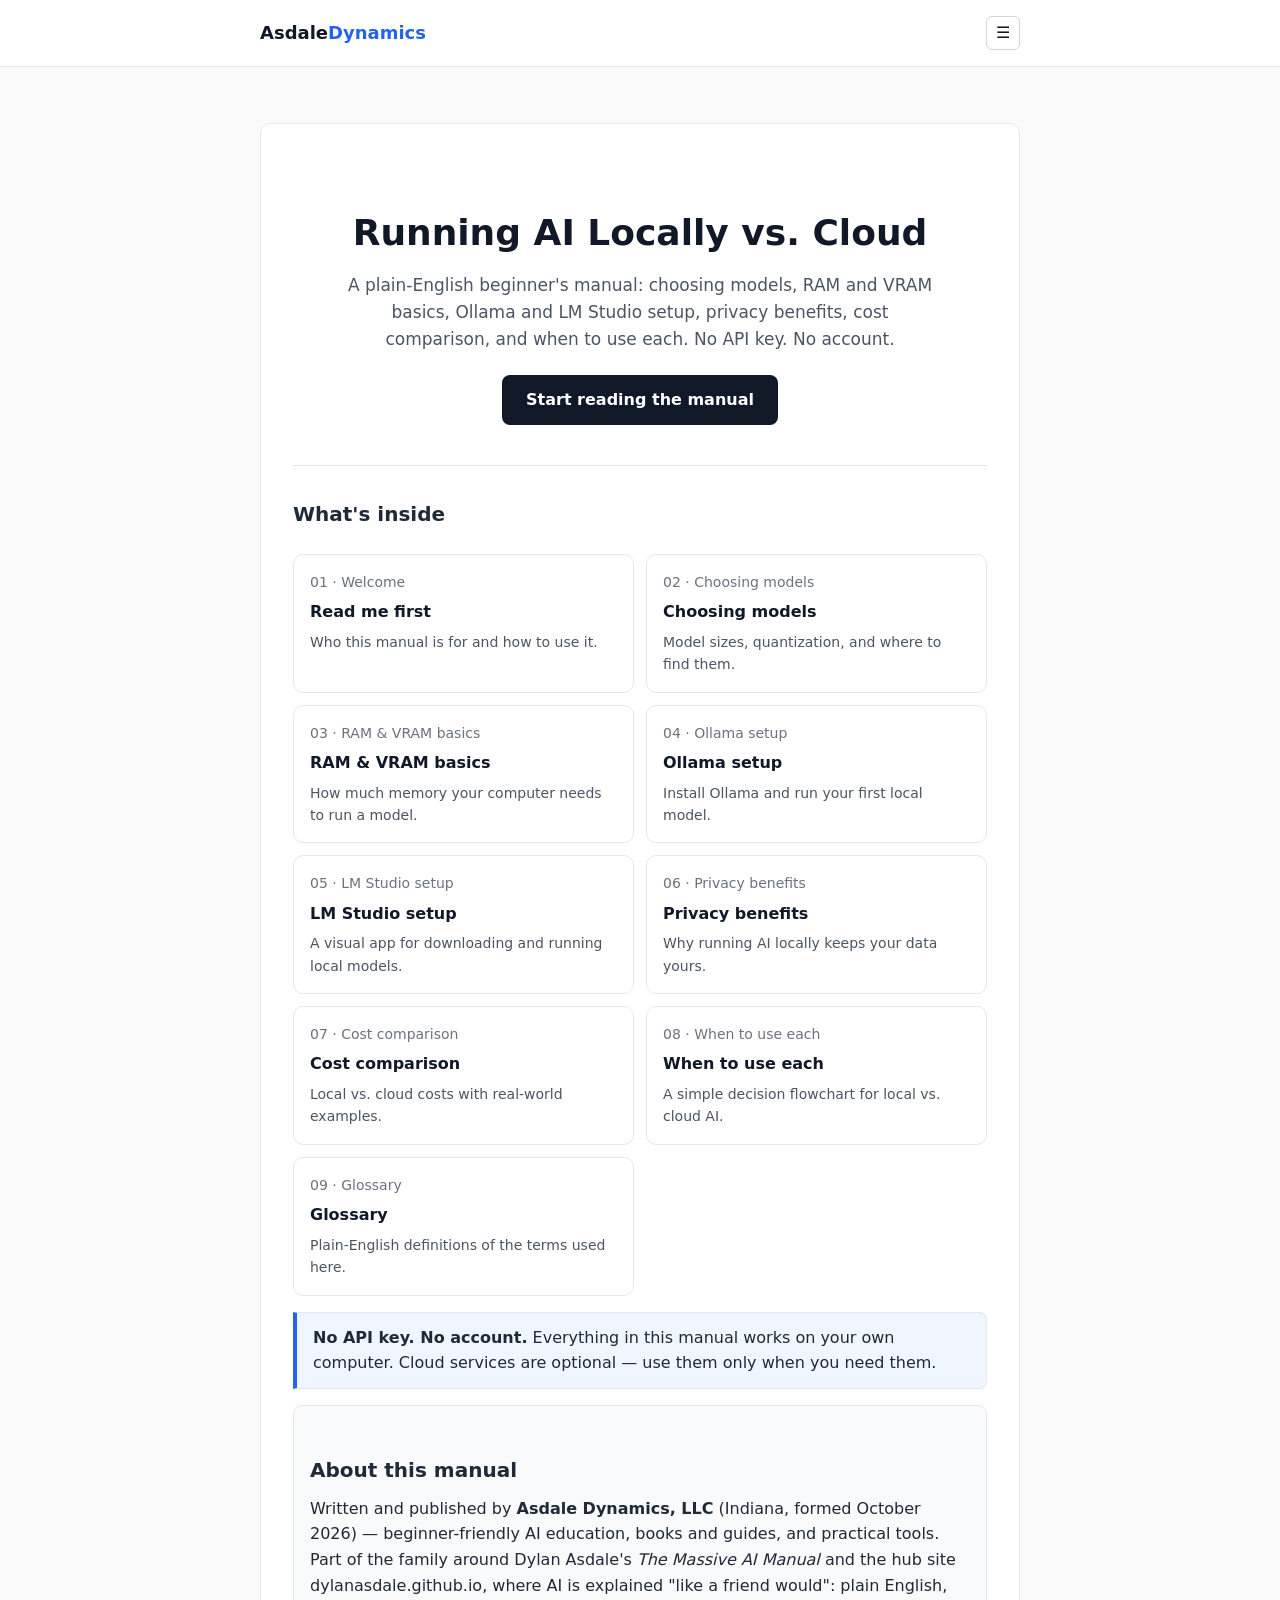
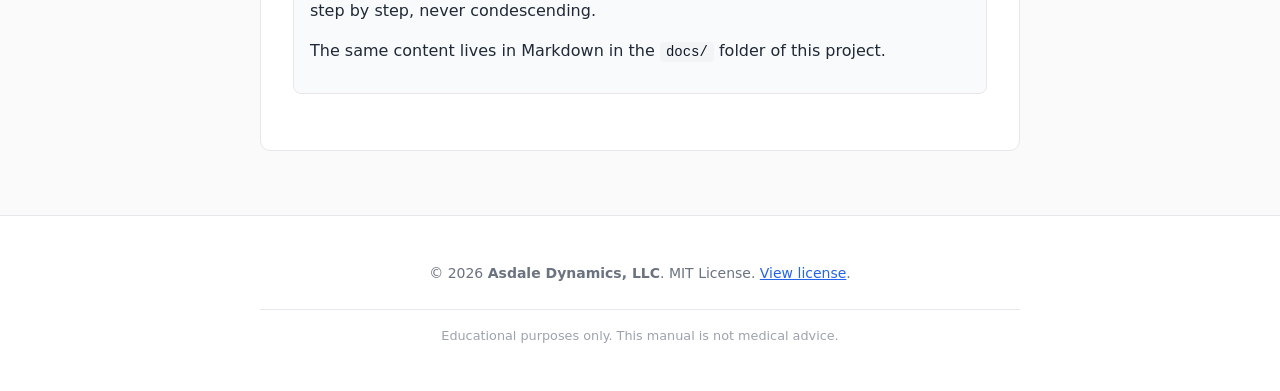
<file: site/index.html>
<!DOCTYPE html>
<html lang="en">
<head>
<meta charset="utf-8">
<meta name="viewport" content="width=device-width, initial-scale=1">
<title>Running AI Locally vs. Cloud — A Beginner's Manual</title>
<link rel="stylesheet" href="style.css">
</head>
<body>
<header class="site-header">
  <div class="inner">
    <a href="index.html" class="site-brand">Asdale<span class="emph">Dynamics</span></a>
    <button class="nav-toggle" aria-expanded="false" aria-label="Open menu">&#9776;</button>
    <nav class="site-nav">
      <a href="choosing-models.html">Choosing models</a>
      <a href="ram-vram-basics.html">RAM &amp; VRAM basics</a>
      <a href="ollama-setup.html">Ollama setup</a>
      <a href="lm-studio-setup.html">LM Studio setup</a>
      <a href="privacy-benefits.html">Privacy benefits</a>
      <a href="cost-comparison.html">Cost comparison</a>
      <a href="when-to-use-each.html">When to use each</a>
      <a href="glossary.html">Glossary</a>
    </nav>
  </div>
</header>
<div class="container">
  <nav class="mobile-menu">
    <a href="index.html">Home</a>
    <a href="choosing-models.html">Choosing models</a>
    <a href="ram-vram-basics.html">RAM &amp; VRAM basics</a>
    <a href="ollama-setup.html">Ollama setup</a>
    <a href="lm-studio-setup.html">LM Studio setup</a>
    <a href="privacy-benefits.html">Privacy benefits</a>
    <a href="cost-comparison.html">Cost comparison</a>
    <a href="when-to-use-each.html">When to use each</a>
    <a href="glossary.html">Glossary</a>
  </nav>

  <main>
    <header class="hero center">
      <h1>Running AI Locally vs. Cloud</h1>
      <p>A plain-English beginner's manual: choosing models, RAM and VRAM
      basics, Ollama and LM Studio setup, privacy benefits, cost comparison,
      and when to use each. No API key. No account.</p>
      <a href="00-read-me-first.html" class="cta">Start reading the manual</a>
    </header>

    <section>
      <h2>What's inside</h2>
      <div class="guide-grid">
        <a href="00-read-me-first.html" class="guide-card">
          <span class="number">01 &middot; Welcome</span>
          <h3>Read me first</h3>
          <p>Who this manual is for and how to use it.</p>
        </a>
        <a href="choosing-models.html" class="guide-card">
          <span class="number">02 &middot; Choosing models</span>
          <h3>Choosing models</h3>
          <p>Model sizes, quantization, and where to find them.</p>
        </a>
        <a href="ram-vram-basics.html" class="guide-card">
          <span class="number">03 &middot; RAM &amp; VRAM basics</span>
          <h3>RAM &amp; VRAM basics</h3>
          <p>How much memory your computer needs to run a model.</p>
        </a>
        <a href="ollama-setup.html" class="guide-card">
          <span class="number">04 &middot; Ollama setup</span>
          <h3>Ollama setup</h3>
          <p>Install Ollama and run your first local model.</p>
        </a>
        <a href="lm-studio-setup.html" class="guide-card">
          <span class="number">05 &middot; LM Studio setup</span>
          <h3>LM Studio setup</h3>
          <p>A visual app for downloading and running local models.</p>
        </a>
        <a href="privacy-benefits.html" class="guide-card">
          <span class="number">06 &middot; Privacy benefits</span>
          <h3>Privacy benefits</h3>
          <p>Why running AI locally keeps your data yours.</p>
        </a>
        <a href="cost-comparison.html" class="guide-card">
          <span class="number">07 &middot; Cost comparison</span>
          <h3>Cost comparison</h3>
          <p>Local vs. cloud costs with real-world examples.</p>
        </a>
        <a href="when-to-use-each.html" class="guide-card">
          <span class="number">08 &middot; When to use each</span>
          <h3>When to use each</h3>
          <p>A simple decision flowchart for local vs. cloud AI.</p>
        </a>
        <a href="glossary.html" class="guide-card">
          <span class="number">09 &middot; Glossary</span>
          <h3>Glossary</h3>
          <p>Plain-English definitions of the terms used here.</p>
        </a>
      </div>
    </section>

    <section class="card tip">
      <strong>No API key. No account.</strong> Everything in this manual works
      on your own computer. Cloud services are optional — use them only when
      you need them.
    </section>

    <section class="card">
      <h2>About this manual</h2>
      <p>Written and published by <strong>Asdale Dynamics, LLC</strong>
      (Indiana, formed October 2026) — beginner-friendly AI education, books
      and guides, and practical tools. Part of the family around Dylan
      Asdale's <em>The Massive AI Manual</em> and the hub site
      dylanasdale.github.io, where AI is explained "like a friend would":
      plain English, step by step, never condescending.</p>
      <p>The same content lives in Markdown in the <code>docs/</code> folder
      of this project.</p>
    </section>
  </main>
</div>
<footer class="site-footer">
  <div class="inner">
    <p>&copy; 2026 <strong>Asdale Dynamics, LLC</strong>. MIT License.
    <a href="../LICENSE">View license</a>.</p>
    <p class="disclaimer">Educational purposes only. This manual is not
    medical advice.</p>
  </div>
</footer>
<script src="app.js"></script>
</body>
</html>
</file>
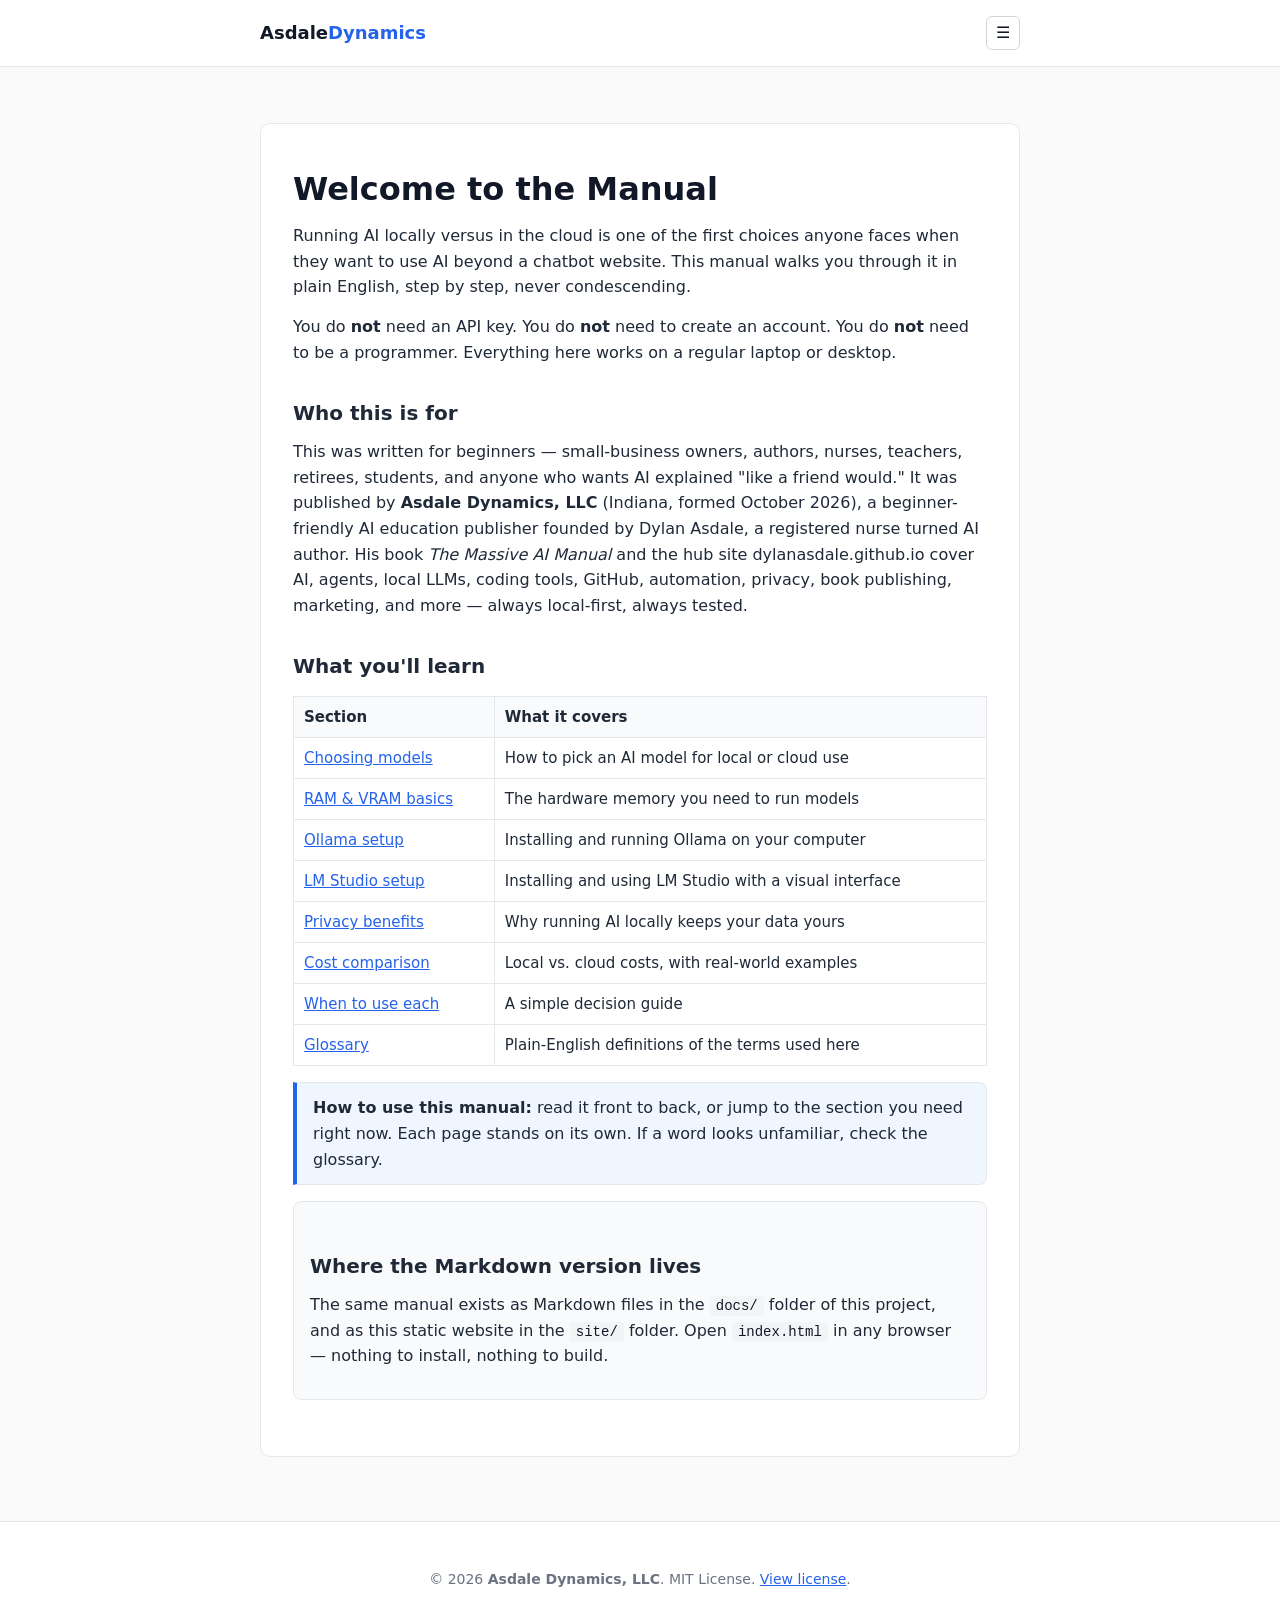
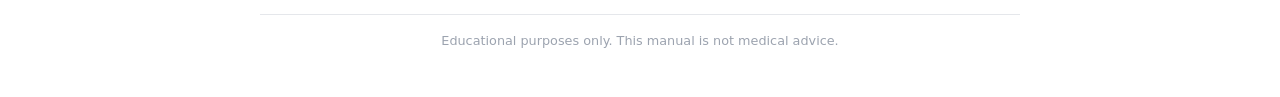
<file: site/00-read-me-first.html>
<!DOCTYPE html>
<html lang="en">
<head>
<meta charset="utf-8">
<meta name="viewport" content="width=device-width, initial-scale=1">
<title>Welcome — Running AI Locally vs. Cloud</title>
<link rel="stylesheet" href="style.css">
</head>
<body>
<header class="site-header">
  <div class="inner">
    <a href="index.html" class="site-brand">Asdale<span class="emph">Dynamics</span></a>
    <button class="nav-toggle" aria-expanded="false" aria-label="Open menu">&#9776;</button>
    <nav class="site-nav">
      <a href="index.html">Home</a>
      <a href="choosing-models.html">Choosing models</a>
      <a href="ram-vram-basics.html">RAM &amp; VRAM basics</a>
      <a href="ollama-setup.html">Ollama setup</a>
      <a href="lm-studio-setup.html">LM Studio setup</a>
      <a href="privacy-benefits.html">Privacy benefits</a>
      <a href="cost-comparison.html">Cost comparison</a>
      <a href="when-to-use-each.html">When to use each</a>
      <a href="glossary.html">Glossary</a>
    </nav>
  </div>
</header>
<div class="container">
  <nav class="mobile-menu">
    <a href="index.html">Home</a>
    <a href="choosing-models.html">Choosing models</a>
    <a href="ram-vram-basics.html">RAM &amp; VRAM basics</a>
    <a href="ollama-setup.html">Ollama setup</a>
    <a href="lm-studio-setup.html">LM Studio setup</a>
    <a href="privacy-benefits.html">Privacy benefits</a>
    <a href="cost-comparison.html">Cost comparison</a>
    <a href="when-to-use-each.html">When to use each</a>
    <a href="glossary.html">Glossary</a>
  </nav>

  <main>
    <h1>Welcome to the Manual</h1>
    <p>Running AI locally versus in the cloud is one of the first choices
    anyone faces when they want to use AI beyond a chatbot website. This
    manual walks you through it in plain English, step by step, never
    condescending.</p>
    <p>You do <strong>not</strong> need an API key. You do <strong>not</strong>
    need to create an account. You do <strong>not</strong> need to be a
    programmer. Everything here works on a regular laptop or desktop.</p>

    <h2>Who this is for</h2>
    <p>This was written for beginners — small-business owners, authors,
    nurses, teachers, retirees, students, and anyone who wants AI explained
    "like a friend would." It was published by <strong>Asdale Dynamics, LLC</strong>
    (Indiana, formed October 2026), a beginner-friendly AI education
    publisher founded by Dylan Asdale, a registered nurse turned AI author.
    His book <em>The Massive AI Manual</em> and the hub site
    dylanasdale.github.io cover AI, agents, local LLMs, coding tools, GitHub,
    automation, privacy, book publishing, marketing, and more — always
    local-first, always tested.</p>

    <h2>What you'll learn</h2>
    <table>
      <thead>
        <tr><th>Section</th><th>What it covers</th></tr>
      </thead>
      <tbody>
        <tr><td><a href="choosing-models.html">Choosing models</a></td><td>How to pick an AI model for local or cloud use</td></tr>
        <tr><td><a href="ram-vram-basics.html">RAM &amp; VRAM basics</a></td><td>The hardware memory you need to run models</td></tr>
        <tr><td><a href="ollama-setup.html">Ollama setup</a></td><td>Installing and running Ollama on your computer</td></tr>
        <tr><td><a href="lm-studio-setup.html">LM Studio setup</a></td><td>Installing and using LM Studio with a visual interface</td></tr>
        <tr><td><a href="privacy-benefits.html">Privacy benefits</a></td><td>Why running AI locally keeps your data yours</td></tr>
        <tr><td><a href="cost-comparison.html">Cost comparison</a></td><td>Local vs. cloud costs, with real-world examples</td></tr>
        <tr><td><a href="when-to-use-each.html">When to use each</a></td><td>A simple decision guide</td></tr>
        <tr><td><a href="glossary.html">Glossary</a></td><td>Plain-English definitions of the terms used here</td></tr>
      </tbody>
    </table>

    <section class="card tip">
      <strong>How to use this manual:</strong> read it front to back, or jump
      to the section you need right now. Each page stands on its own. If a
      word looks unfamiliar, check the glossary.
    </section>

    <section class="card">
      <h2>Where the Markdown version lives</h2>
      <p>The same manual exists as Markdown files in the <code>docs/</code>
      folder of this project, and as this static website in the
      <code>site/</code> folder. Open <code>index.html</code> in any browser
      — nothing to install, nothing to build.</p>
    </section>
  </main>
</div>
<footer class="site-footer">
  <div class="inner">
    <p>&copy; 2026 <strong>Asdale Dynamics, LLC</strong>. MIT License.
    <a href="../LICENSE">View license</a>.</p>
    <p class="disclaimer">Educational purposes only. This manual is not
    medical advice.</p>
  </div>
</footer>
<script src="app.js"></script>
</body>
</html>
</file>
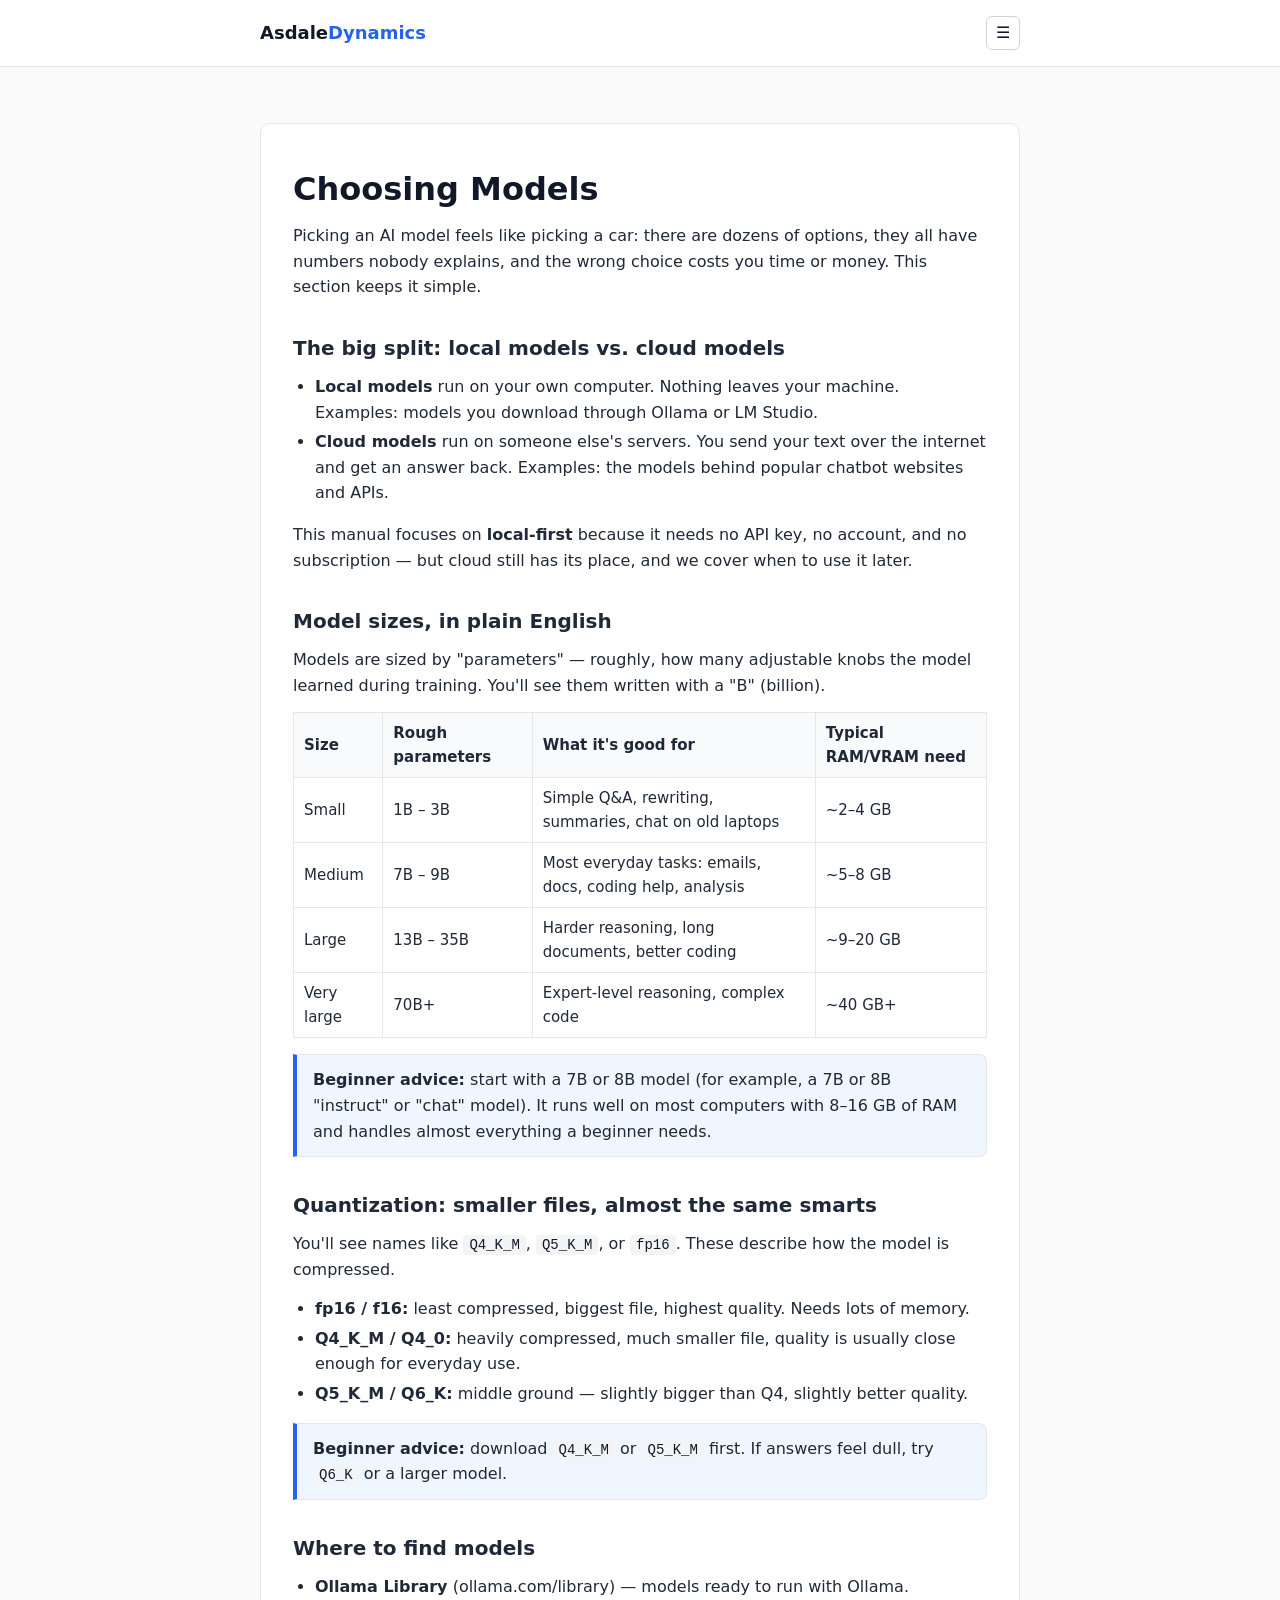
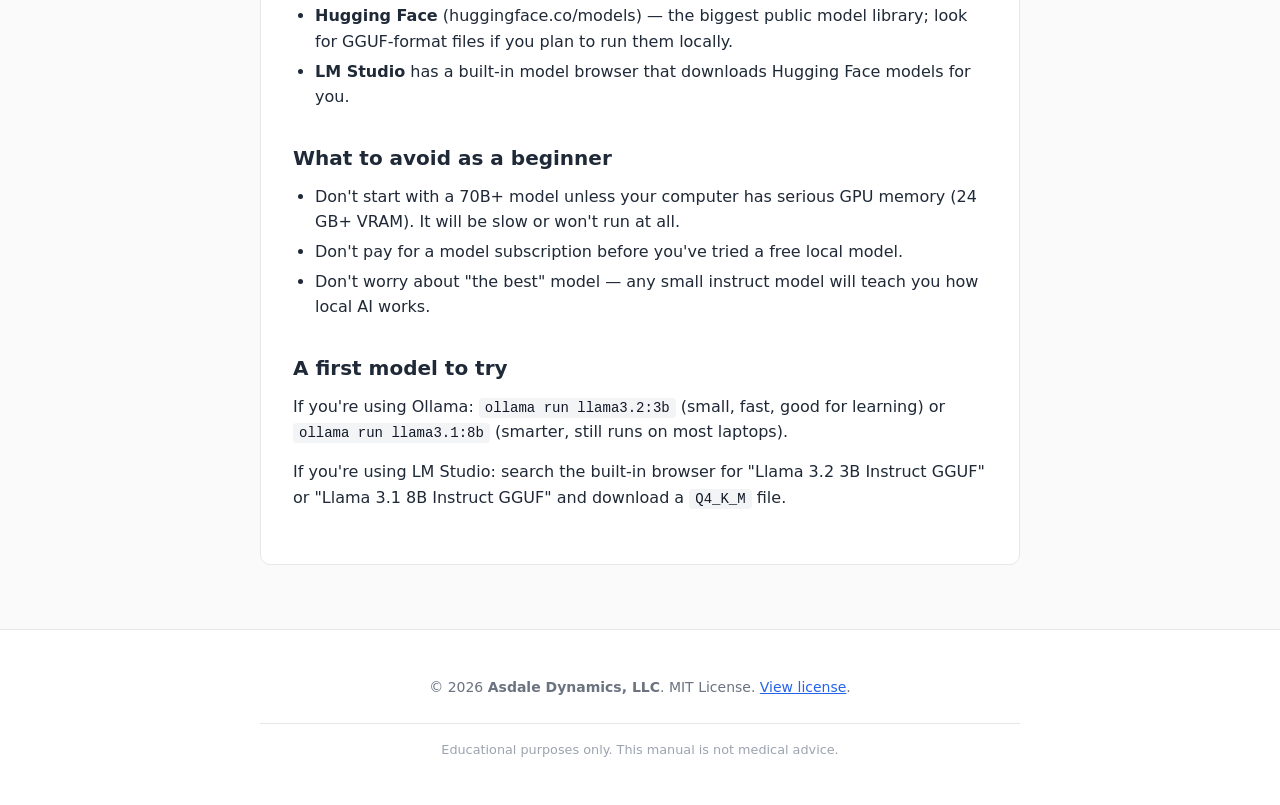
<file: site/choosing-models.html>
<!DOCTYPE html>
<html lang="en">
<head>
<meta charset="utf-8">
<meta name="viewport" content="width=device-width, initial-scale=1">
<title>Choosing Models — Running AI Locally vs. Cloud</title>
<link rel="stylesheet" href="style.css">
</head>
<body>
<header class="site-header">
  <div class="inner">
    <a href="index.html" class="site-brand">Asdale<span class="emph">Dynamics</span></a>
    <button class="nav-toggle" aria-expanded="false" aria-label="Open menu">&#9776;</button>
    <nav class="site-nav">
      <a href="index.html">Home</a>
      <a href="choosing-models.html">Choosing models</a>
      <a href="ram-vram-basics.html">RAM &amp; VRAM basics</a>
      <a href="ollama-setup.html">Ollama setup</a>
      <a href="lm-studio-setup.html">LM Studio setup</a>
      <a href="privacy-benefits.html">Privacy benefits</a>
      <a href="cost-comparison.html">Cost comparison</a>
      <a href="when-to-use-each.html">When to use each</a>
      <a href="glossary.html">Glossary</a>
    </nav>
  </div>
</header>
<div class="container">
  <nav class="mobile-menu">
    <a href="index.html">Home</a>
    <a href="choosing-models.html">Choosing models</a>
    <a href="ram-vram-basics.html">RAM &amp; VRAM basics</a>
    <a href="ollama-setup.html">Ollama setup</a>
    <a href="lm-studio-setup.html">LM Studio setup</a>
    <a href="privacy-benefits.html">Privacy benefits</a>
    <a href="cost-comparison.html">Cost comparison</a>
    <a href="when-to-use-each.html">When to use each</a>
    <a href="glossary.html">Glossary</a>
  </nav>

  <main>
    <h1>Choosing Models</h1>
    <p>Picking an AI model feels like picking a car: there are dozens of
    options, they all have numbers nobody explains, and the wrong choice
    costs you time or money. This section keeps it simple.</p>

    <h2>The big split: local models vs. cloud models</h2>
    <ul>
      <li><strong>Local models</strong> run on your own computer. Nothing
      leaves your machine. Examples: models you download through Ollama or
      LM Studio.</li>
      <li><strong>Cloud models</strong> run on someone else's servers. You
      send your text over the internet and get an answer back. Examples: the
      models behind popular chatbot websites and APIs.</li>
    </ul>
    <p>This manual focuses on <strong>local-first</strong> because it needs no
    API key, no account, and no subscription — but cloud still has its place,
    and we cover when to use it later.</p>

    <h2>Model sizes, in plain English</h2>
    <p>Models are sized by "parameters" — roughly, how many adjustable knobs
    the model learned during training. You'll see them written with a "B"
    (billion).</p>
    <table>
      <thead>
        <tr><th>Size</th><th>Rough parameters</th><th>What it's good for</th><th>Typical RAM/VRAM need</th></tr>
      </thead>
      <tbody>
        <tr><td>Small</td><td>1B – 3B</td><td>Simple Q&amp;A, rewriting, summaries, chat on old laptops</td><td>~2–4 GB</td></tr>
        <tr><td>Medium</td><td>7B – 9B</td><td>Most everyday tasks: emails, docs, coding help, analysis</td><td>~5–8 GB</td></tr>
        <tr><td>Large</td><td>13B – 35B</td><td>Harder reasoning, long documents, better coding</td><td>~9–20 GB</td></tr>
        <tr><td>Very large</td><td>70B+</td><td>Expert-level reasoning, complex code</td><td>~40 GB+</td></tr>
      </tbody>
    </table>
    <div class="card tip">
      <strong>Beginner advice:</strong> start with a 7B or 8B model (for
      example, a 7B or 8B "instruct" or "chat" model). It runs well on most
      computers with 8–16 GB of RAM and handles almost everything a beginner
      needs.
    </div>

    <h2>Quantization: smaller files, almost the same smarts</h2>
    <p>You'll see names like <code>Q4_K_M</code>, <code>Q5_K_M</code>, or
    <code>fp16</code>. These describe how the model is compressed.</p>
    <ul>
      <li><strong>fp16 / f16:</strong> least compressed, biggest file,
      highest quality. Needs lots of memory.</li>
      <li><strong>Q4_K_M / Q4_0:</strong> heavily compressed, much smaller
      file, quality is usually close enough for everyday use.</li>
      <li><strong>Q5_K_M / Q6_K:</strong> middle ground — slightly bigger
      than Q4, slightly better quality.</li>
    </ul>
    <div class="card tip">
      <strong>Beginner advice:</strong> download <code>Q4_K_M</code> or
      <code>Q5_K_M</code> first. If answers feel dull, try <code>Q6_K</code>
      or a larger model.
    </div>

    <h2>Where to find models</h2>
    <ul>
      <li><strong>Ollama Library</strong> (ollama.com/library) — models ready
      to run with Ollama.</li>
      <li><strong>Hugging Face</strong> (huggingface.co/models) — the biggest
      public model library; look for GGUF-format files if you plan to run
      them locally.</li>
      <li><strong>LM Studio</strong> has a built-in model browser that
      downloads Hugging Face models for you.</li>
    </ul>

    <h2>What to avoid as a beginner</h2>
    <ul>
      <li>Don't start with a 70B+ model unless your computer has serious GPU
      memory (24 GB+ VRAM). It will be slow or won't run at all.</li>
      <li>Don't pay for a model subscription before you've tried a free local
      model.</li>
      <li>Don't worry about "the best" model — any small instruct model will
      teach you how local AI works.</li>
    </ul>

    <h2>A first model to try</h2>
    <p>If you're using Ollama: <code>ollama run llama3.2:3b</code> (small,
    fast, good for learning) or <code>ollama run llama3.1:8b</code> (smarter,
    still runs on most laptops).</p>
    <p>If you're using LM Studio: search the built-in browser for "Llama 3.2
    3B Instruct GGUF" or "Llama 3.1 8B Instruct GGUF" and download a
    <code>Q4_K_M</code> file.</p>
  </main>
</div>
<footer class="site-footer">
  <div class="inner">
    <p>&copy; 2026 <strong>Asdale Dynamics, LLC</strong>. MIT License.
    <a href="../LICENSE">View license</a>.</p>
    <p class="disclaimer">Educational purposes only. This manual is not
    medical advice.</p>
  </div>
</footer>
<script src="app.js"></script>
</body>
</html>
</file>
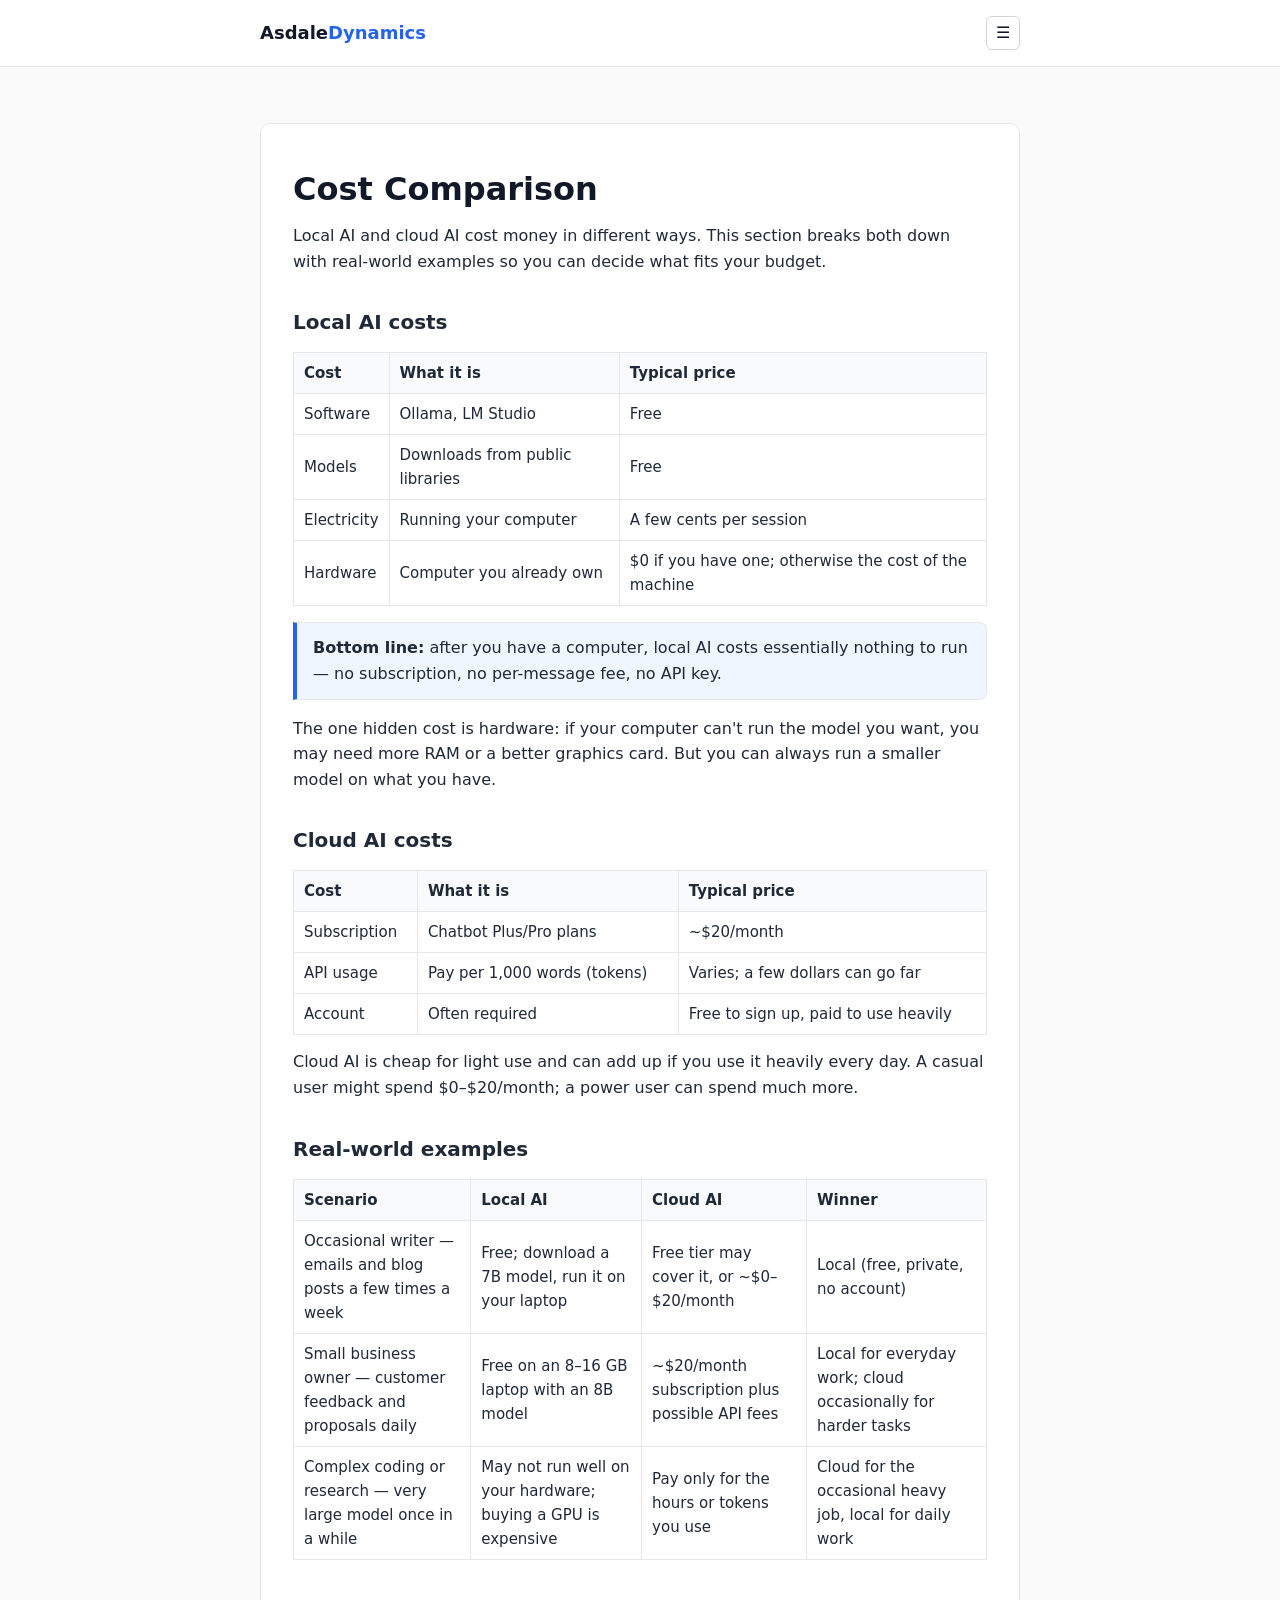
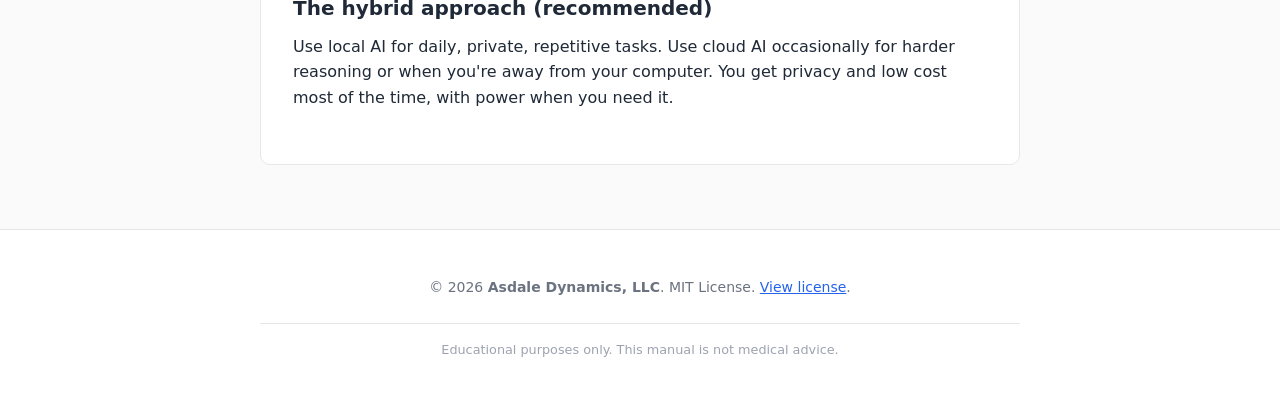
<file: site/cost-comparison.html>
<!DOCTYPE html>
<html lang="en">
<head>
<meta charset="utf-8">
<meta name="viewport" content="width=device-width, initial-scale=1">
<title>Cost Comparison — Running AI Locally vs. Cloud</title>
<link rel="stylesheet" href="style.css">
</head>
<body>
<header class="site-header">
  <div class="inner">
    <a href="index.html" class="site-brand">Asdale<span class="emph">Dynamics</span></a>
    <button class="nav-toggle" aria-expanded="false" aria-label="Open menu">&#9776;</button>
    <nav class="site-nav">
      <a href="index.html">Home</a>
      <a href="choosing-models.html">Choosing models</a>
      <a href="ram-vram-basics.html">RAM &amp; VRAM basics</a>
      <a href="ollama-setup.html">Ollama setup</a>
      <a href="lm-studio-setup.html">LM Studio setup</a>
      <a href="privacy-benefits.html">Privacy benefits</a>
      <a href="cost-comparison.html">Cost comparison</a>
      <a href="when-to-use-each.html">When to use each</a>
      <a href="glossary.html">Glossary</a>
    </nav>
  </div>
</header>
<div class="container">
  <nav class="mobile-menu">
    <a href="index.html">Home</a>
    <a href="choosing-models.html">Choosing models</a>
    <a href="ram-vram-basics.html">RAM &amp; VRAM basics</a>
    <a href="ollama-setup.html">Ollama setup</a>
    <a href="lm-studio-setup.html">LM Studio setup</a>
    <a href="privacy-benefits.html">Privacy benefits</a>
    <a href="cost-comparison.html">Cost comparison</a>
    <a href="when-to-use-each.html">When to use each</a>
    <a href="glossary.html">Glossary</a>
  </nav>

  <main>
    <h1>Cost Comparison</h1>
    <p>Local AI and cloud AI cost money in different ways. This section
    breaks both down with real-world examples so you can decide what fits
    your budget.</p>

    <h2>Local AI costs</h2>
    <table>
      <thead>
        <tr><th>Cost</th><th>What it is</th><th>Typical price</th></tr>
      </thead>
      <tbody>
        <tr><td>Software</td><td>Ollama, LM Studio</td><td>Free</td></tr>
        <tr><td>Models</td><td>Downloads from public libraries</td><td>Free</td></tr>
        <tr><td>Electricity</td><td>Running your computer</td><td>A few cents per session</td></tr>
        <tr><td>Hardware</td><td>Computer you already own</td><td>$0 if you have one; otherwise the cost of the machine</td></tr>
      </tbody>
    </table>
    <div class="card tip">
      <strong>Bottom line:</strong> after you have a computer, local AI costs
      essentially nothing to run — no subscription, no per-message fee, no
      API key.
    </div>
    <p>The one hidden cost is hardware: if your computer can't run the model
    you want, you may need more RAM or a better graphics card. But you can
    always run a smaller model on what you have.</p>

    <h2>Cloud AI costs</h2>
    <table>
      <thead>
        <tr><th>Cost</th><th>What it is</th><th>Typical price</th></tr>
      </thead>
      <tbody>
        <tr><td>Subscription</td><td>Chatbot Plus/Pro plans</td><td>~$20/month</td></tr>
        <tr><td>API usage</td><td>Pay per 1,000 words (tokens)</td><td>Varies; a few dollars can go far</td></tr>
        <tr><td>Account</td><td>Often required</td><td>Free to sign up, paid to use heavily</td></tr>
      </tbody>
    </table>
    <p>Cloud AI is cheap for light use and can add up if you use it heavily
    every day. A casual user might spend $0–$20/month; a power user can spend
    much more.</p>

    <h2>Real-world examples</h2>
    <table>
      <thead>
        <tr><th>Scenario</th><th>Local AI</th><th>Cloud AI</th><th>Winner</th></tr>
      </thead>
      <tbody>
        <tr><td>Occasional writer — emails and blog posts a few times a week</td><td>Free; download a 7B model, run it on your laptop</td><td>Free tier may cover it, or ~$0–$20/month</td><td>Local (free, private, no account)</td></tr>
        <tr><td>Small business owner — customer feedback and proposals daily</td><td>Free on an 8–16 GB laptop with an 8B model</td><td>~$20/month subscription plus possible API fees</td><td>Local for everyday work; cloud occasionally for harder tasks</td></tr>
        <tr><td>Complex coding or research — very large model once in a while</td><td>May not run well on your hardware; buying a GPU is expensive</td><td>Pay only for the hours or tokens you use</td><td>Cloud for the occasional heavy job, local for daily work</td></tr>
      </tbody>
    </table>

    <h2>The hybrid approach (recommended)</h2>
    <p>Use local AI for daily, private, repetitive tasks. Use cloud AI
    occasionally for harder reasoning or when you're away from your computer.
    You get privacy and low cost most of the time, with power when you need
    it.</p>
  </main>
</div>
<footer class="site-footer">
  <div class="inner">
    <p>&copy; 2026 <strong>Asdale Dynamics, LLC</strong>. MIT License.
    <a href="../LICENSE">View license</a>.</p>
    <p class="disclaimer">Educational purposes only. This manual is not
    medical advice.</p>
  </div>
</footer>
<script src="app.js"></script>
</body>
</html>
</file>
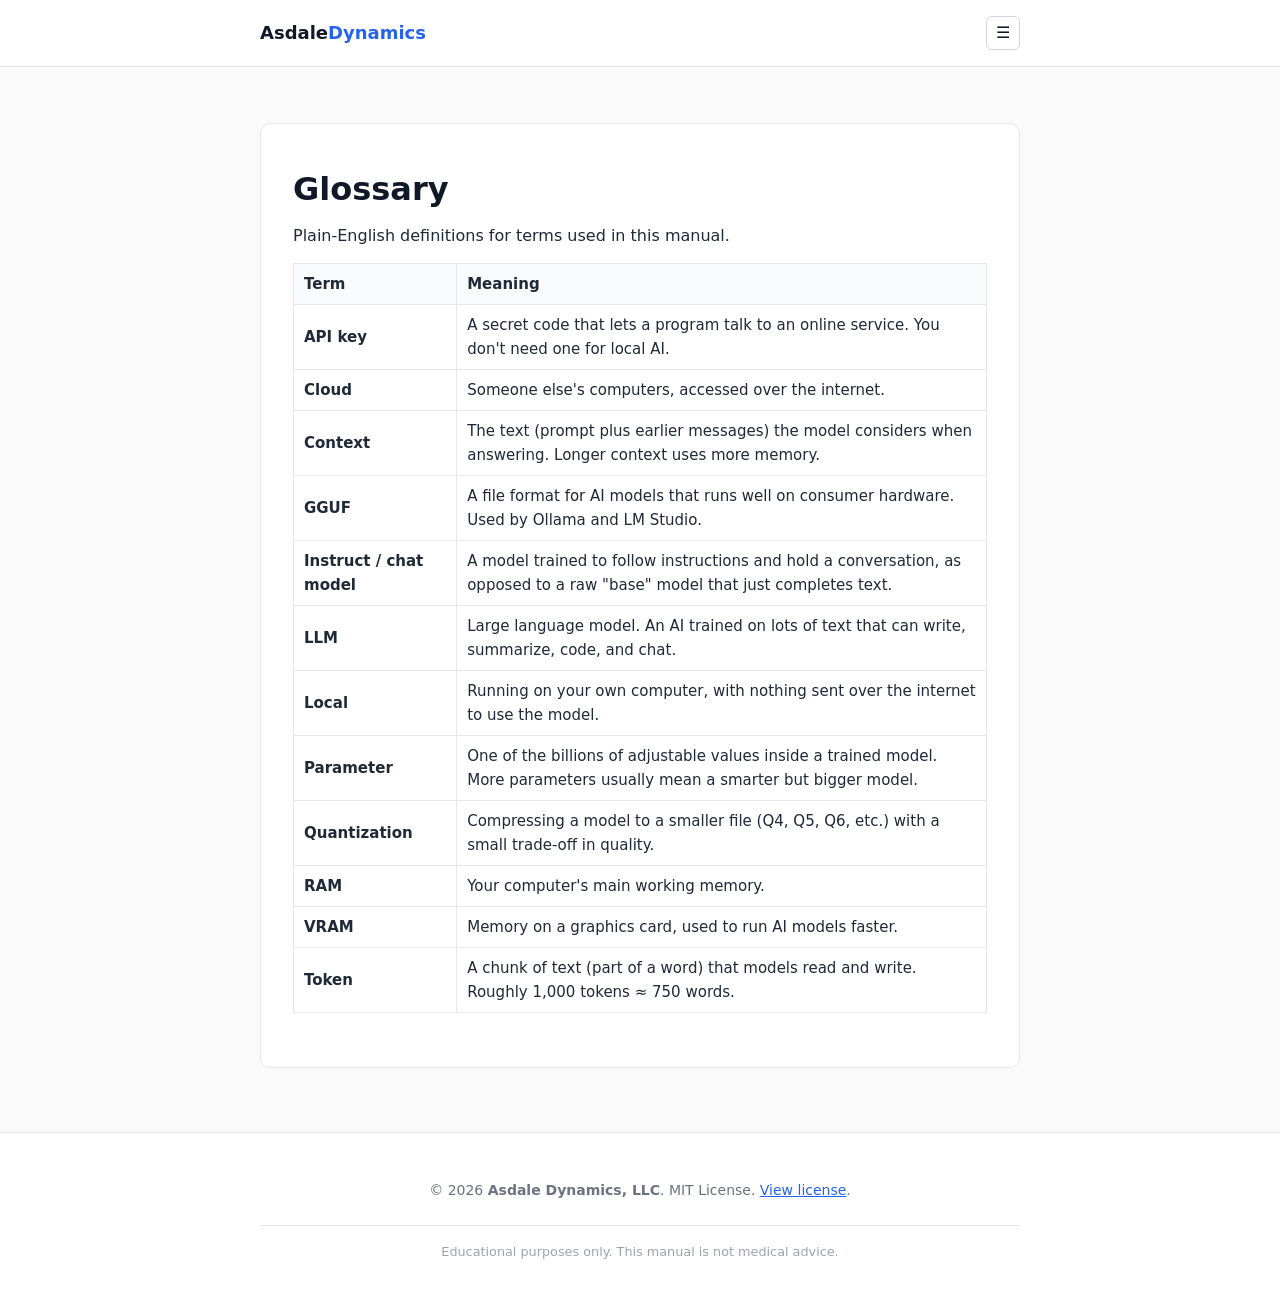
<file: site/glossary.html>
<!DOCTYPE html>
<html lang="en">
<head>
<meta charset="utf-8">
<meta name="viewport" content="width=device-width, initial-scale=1">
<title>Glossary — Running AI Locally vs. Cloud</title>
<link rel="stylesheet" href="style.css">
</head>
<body>
<header class="site-header">
  <div class="inner">
    <a href="index.html" class="site-brand">Asdale<span class="emph">Dynamics</span></a>
    <button class="nav-toggle" aria-expanded="false" aria-label="Open menu">&#9776;</button>
    <nav class="site-nav">
      <a href="index.html">Home</a>
      <a href="choosing-models.html">Choosing models</a>
      <a href="ram-vram-basics.html">RAM &amp; VRAM basics</a>
      <a href="ollama-setup.html">Ollama setup</a>
      <a href="lm-studio-setup.html">LM Studio setup</a>
      <a href="privacy-benefits.html">Privacy benefits</a>
      <a href="cost-comparison.html">Cost comparison</a>
      <a href="when-to-use-each.html">When to use each</a>
      <a href="glossary.html">Glossary</a>
    </nav>
  </div>
</header>
<div class="container">
  <nav class="mobile-menu">
    <a href="index.html">Home</a>
    <a href="choosing-models.html">Choosing models</a>
    <a href="ram-vram-basics.html">RAM &amp; VRAM basics</a>
    <a href="ollama-setup.html">Ollama setup</a>
    <a href="lm-studio-setup.html">LM Studio setup</a>
    <a href="privacy-benefits.html">Privacy benefits</a>
    <a href="cost-comparison.html">Cost comparison</a>
    <a href="when-to-use-each.html">When to use each</a>
    <a href="glossary.html">Glossary</a>
  </nav>

  <main>
    <h1>Glossary</h1>
    <p>Plain-English definitions for terms used in this manual.</p>
    <table>
      <thead>
        <tr><th>Term</th><th>Meaning</th></tr>
      </thead>
      <tbody>
        <tr><td><strong>API key</strong></td><td>A secret code that lets a program talk to an online service. You don't need one for local AI.</td></tr>
        <tr><td><strong>Cloud</strong></td><td>Someone else's computers, accessed over the internet.</td></tr>
        <tr><td><strong>Context</strong></td><td>The text (prompt plus earlier messages) the model considers when answering. Longer context uses more memory.</td></tr>
        <tr><td><strong>GGUF</strong></td><td>A file format for AI models that runs well on consumer hardware. Used by Ollama and LM Studio.</td></tr>
        <tr><td><strong>Instruct / chat model</strong></td><td>A model trained to follow instructions and hold a conversation, as opposed to a raw "base" model that just completes text.</td></tr>
        <tr><td><strong>LLM</strong></td><td>Large language model. An AI trained on lots of text that can write, summarize, code, and chat.</td></tr>
        <tr><td><strong>Local</strong></td><td>Running on your own computer, with nothing sent over the internet to use the model.</td></tr>
        <tr><td><strong>Parameter</strong></td><td>One of the billions of adjustable values inside a trained model. More parameters usually mean a smarter but bigger model.</td></tr>
        <tr><td><strong>Quantization</strong></td><td>Compressing a model to a smaller file (Q4, Q5, Q6, etc.) with a small trade-off in quality.</td></tr>
        <tr><td><strong>RAM</strong></td><td>Your computer's main working memory.</td></tr>
        <tr><td><strong>VRAM</strong></td><td>Memory on a graphics card, used to run AI models faster.</td></tr>
        <tr><td><strong>Token</strong></td><td>A chunk of text (part of a word) that models read and write. Roughly 1,000 tokens ≈ 750 words.</td></tr>
      </tbody>
    </table>
  </main>
</div>
<footer class="site-footer">
  <div class="inner">
    <p>&copy; 2026 <strong>Asdale Dynamics, LLC</strong>. MIT License.
    <a href="../LICENSE">View license</a>.</p>
    <p class="disclaimer">Educational purposes only. This manual is not
    medical advice.</p>
  </div>
</footer>
<script src="app.js"></script>
</body>
</html>
</file>
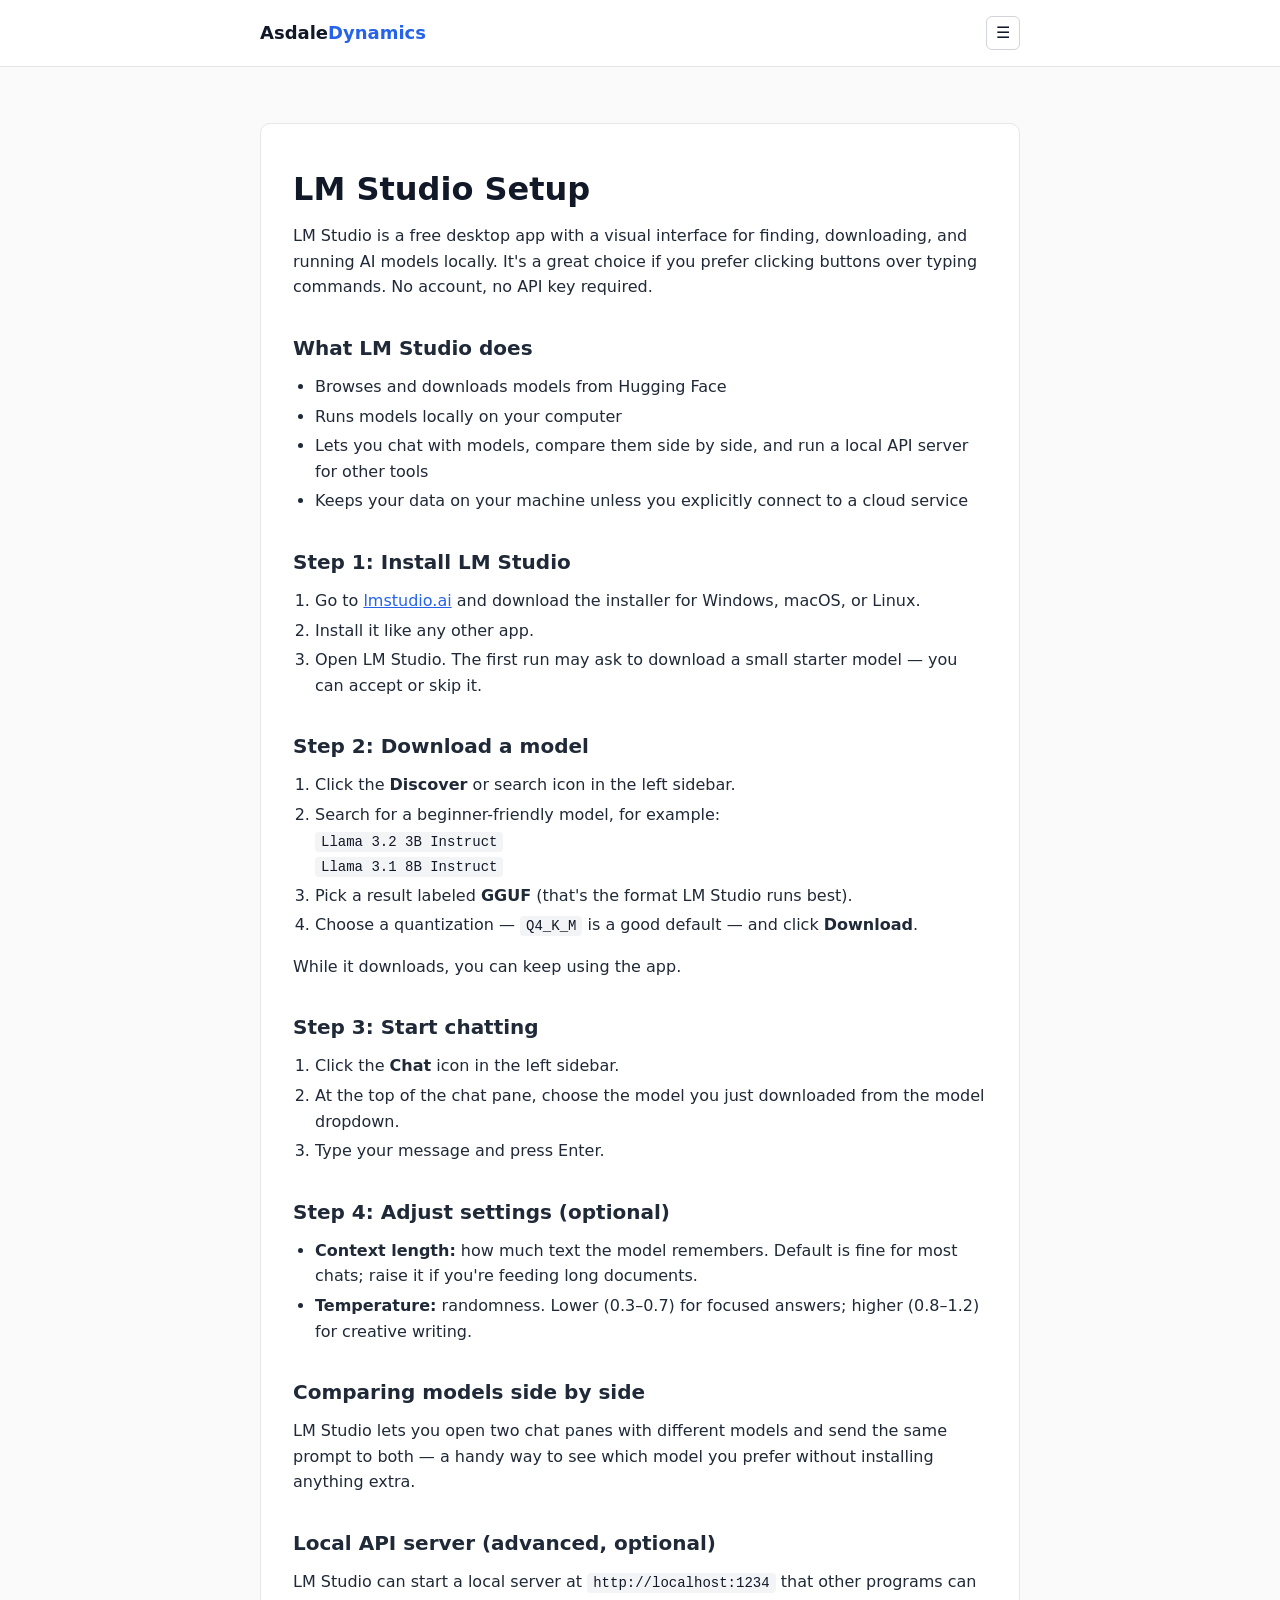
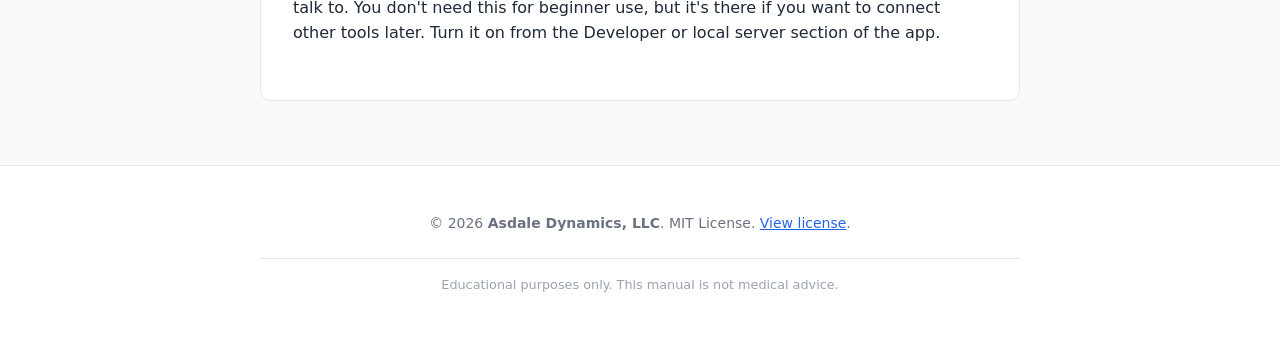
<file: site/lm-studio-setup.html>
<!DOCTYPE html>
<html lang="en">
<head>
<meta charset="utf-8">
<meta name="viewport" content="width=device-width, initial-scale=1">
<title>LM Studio Setup — Running AI Locally vs. Cloud</title>
<link rel="stylesheet" href="style.css">
</head>
<body>
<header class="site-header">
  <div class="inner">
    <a href="index.html" class="site-brand">Asdale<span class="emph">Dynamics</span></a>
    <button class="nav-toggle" aria-expanded="false" aria-label="Open menu">&#9776;</button>
    <nav class="site-nav">
      <a href="index.html">Home</a>
      <a href="choosing-models.html">Choosing models</a>
      <a href="ram-vram-basics.html">RAM &amp; VRAM basics</a>
      <a href="ollama-setup.html">Ollama setup</a>
      <a href="lm-studio-setup.html">LM Studio setup</a>
      <a href="privacy-benefits.html">Privacy benefits</a>
      <a href="cost-comparison.html">Cost comparison</a>
      <a href="when-to-use-each.html">When to use each</a>
      <a href="glossary.html">Glossary</a>
    </nav>
  </div>
</header>
<div class="container">
  <nav class="mobile-menu">
    <a href="index.html">Home</a>
    <a href="choosing-models.html">Choosing models</a>
    <a href="ram-vram-basics.html">RAM &amp; VRAM basics</a>
    <a href="ollama-setup.html">Ollama setup</a>
    <a href="lm-studio-setup.html">LM Studio setup</a>
    <a href="privacy-benefits.html">Privacy benefits</a>
    <a href="cost-comparison.html">Cost comparison</a>
    <a href="when-to-use-each.html">When to use each</a>
    <a href="glossary.html">Glossary</a>
  </nav>

  <main>
    <h1>LM Studio Setup</h1>
    <p>LM Studio is a free desktop app with a visual interface for finding,
    downloading, and running AI models locally. It's a great choice if you
    prefer clicking buttons over typing commands. No account, no API key
    required.</p>

    <h2>What LM Studio does</h2>
    <ul>
      <li>Browses and downloads models from Hugging Face</li>
      <li>Runs models locally on your computer</li>
      <li>Lets you chat with models, compare them side by side, and run a
      local API server for other tools</li>
      <li>Keeps your data on your machine unless you explicitly connect to a
      cloud service</li>
    </ul>

    <h2>Step 1: Install LM Studio</h2>
    <ol>
      <li>Go to <a href="https://lmstudio.ai">lmstudio.ai</a> and download the
      installer for Windows, macOS, or Linux.</li>
      <li>Install it like any other app.</li>
      <li>Open LM Studio. The first run may ask to download a small starter
      model — you can accept or skip it.</li>
    </ol>

    <h2>Step 2: Download a model</h2>
    <ol>
      <li>Click the <strong>Discover</strong> or search icon in the left
      sidebar.</li>
      <li>Search for a beginner-friendly model, for example:<br>
      <code>Llama 3.2 3B Instruct</code><br>
      <code>Llama 3.1 8B Instruct</code></li>
      <li>Pick a result labeled <strong>GGUF</strong> (that's the format LM
      Studio runs best).</li>
      <li>Choose a quantization — <code>Q4_K_M</code> is a good default — and
      click <strong>Download</strong>.</li>
    </ol>
    <p>While it downloads, you can keep using the app.</p>

    <h2>Step 3: Start chatting</h2>
    <ol>
      <li>Click the <strong>Chat</strong> icon in the left sidebar.</li>
      <li>At the top of the chat pane, choose the model you just downloaded
      from the model dropdown.</li>
      <li>Type your message and press Enter.</li>
    </ol>

    <h2>Step 4: Adjust settings (optional)</h2>
    <ul>
      <li><strong>Context length:</strong> how much text the model remembers.
      Default is fine for most chats; raise it if you're feeding long
      documents.</li>
      <li><strong>Temperature:</strong> randomness. Lower (0.3–0.7) for
      focused answers; higher (0.8–1.2) for creative writing.</li>
    </ul>

    <h2>Comparing models side by side</h2>
    <p>LM Studio lets you open two chat panes with different models and send
    the same prompt to both — a handy way to see which model you prefer
    without installing anything extra.</p>

    <h2>Local API server (advanced, optional)</h2>
    <p>LM Studio can start a local server at <code>http://localhost:1234</code>
    that other programs can talk to. You don't need this for beginner use,
    but it's there if you want to connect other tools later. Turn it on from
    the Developer or local server section of the app.</p>
  </main>
</div>
<footer class="site-footer">
  <div class="inner">
    <p>&copy; 2026 <strong>Asdale Dynamics, LLC</strong>. MIT License.
    <a href="../LICENSE">View license</a>.</p>
    <p class="disclaimer">Educational purposes only. This manual is not
    medical advice.</p>
  </div>
</footer>
<script src="app.js"></script>
</body>
</html>
</file>
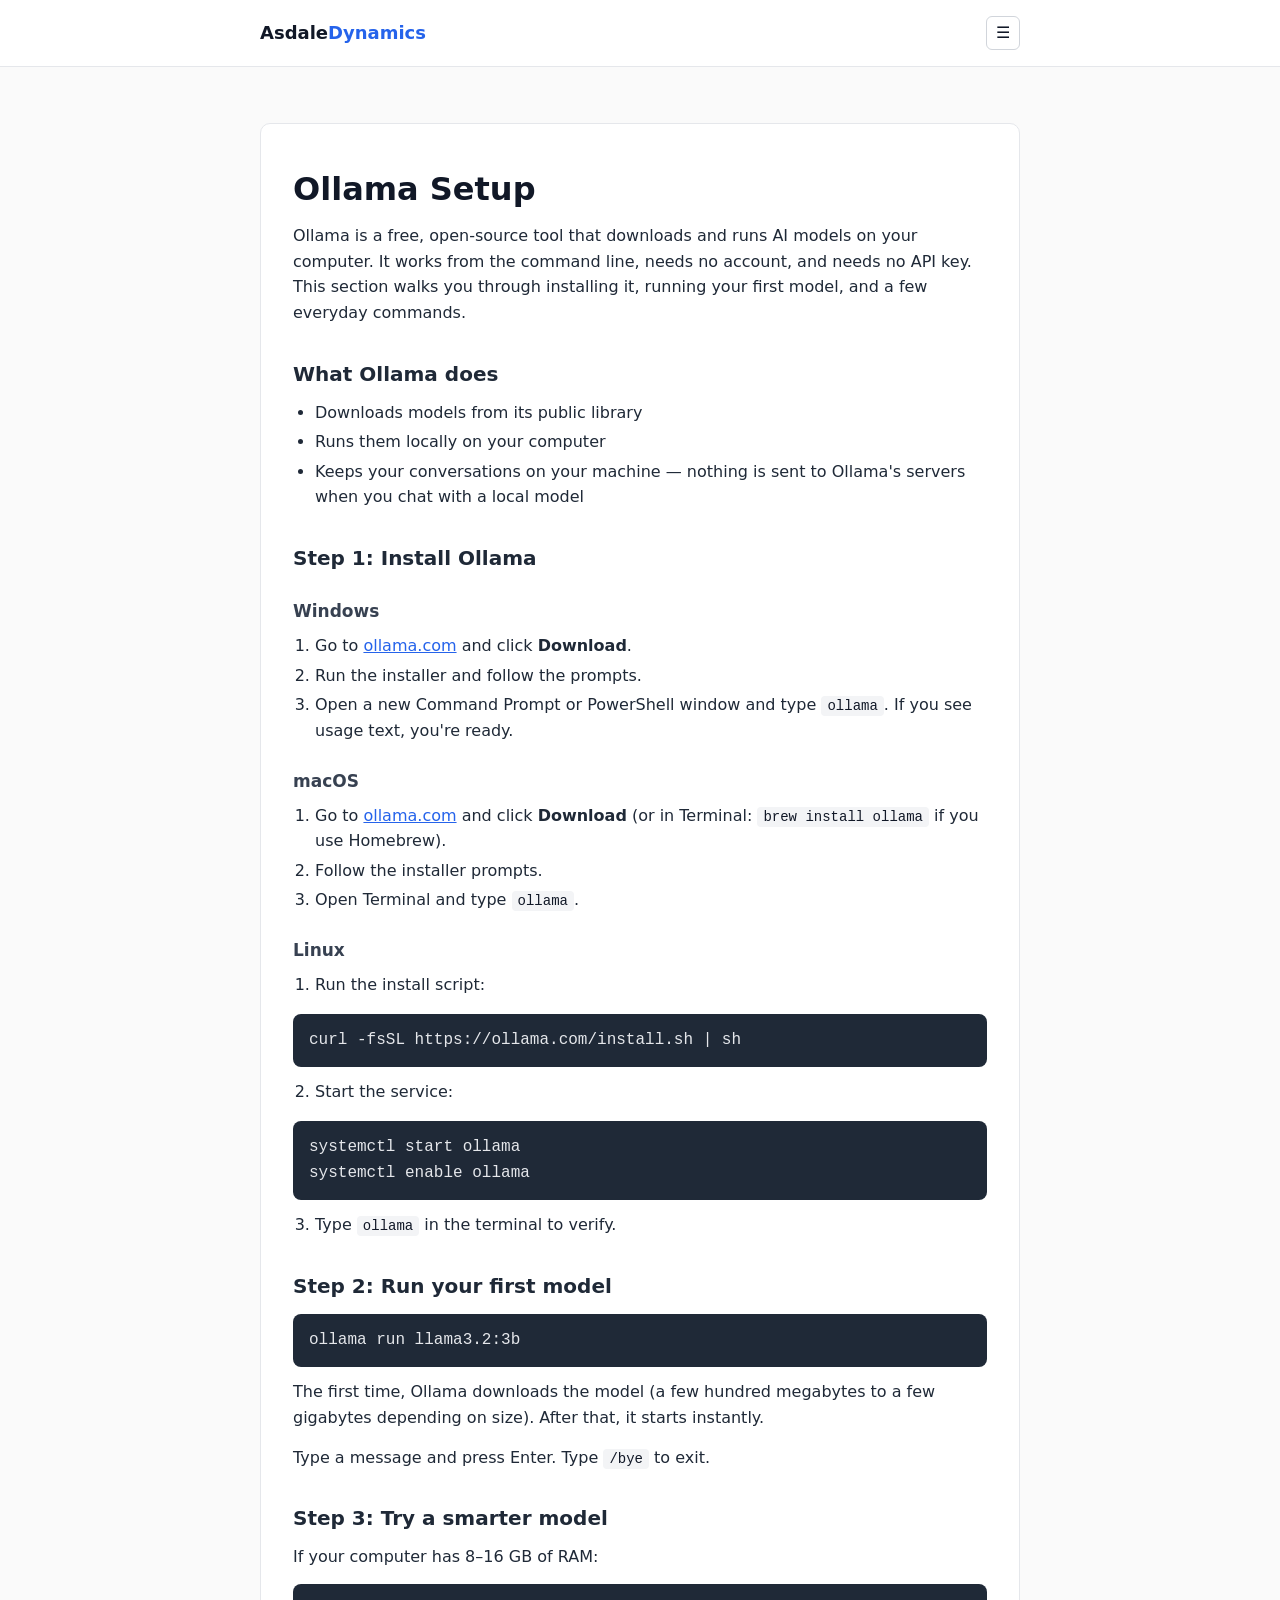
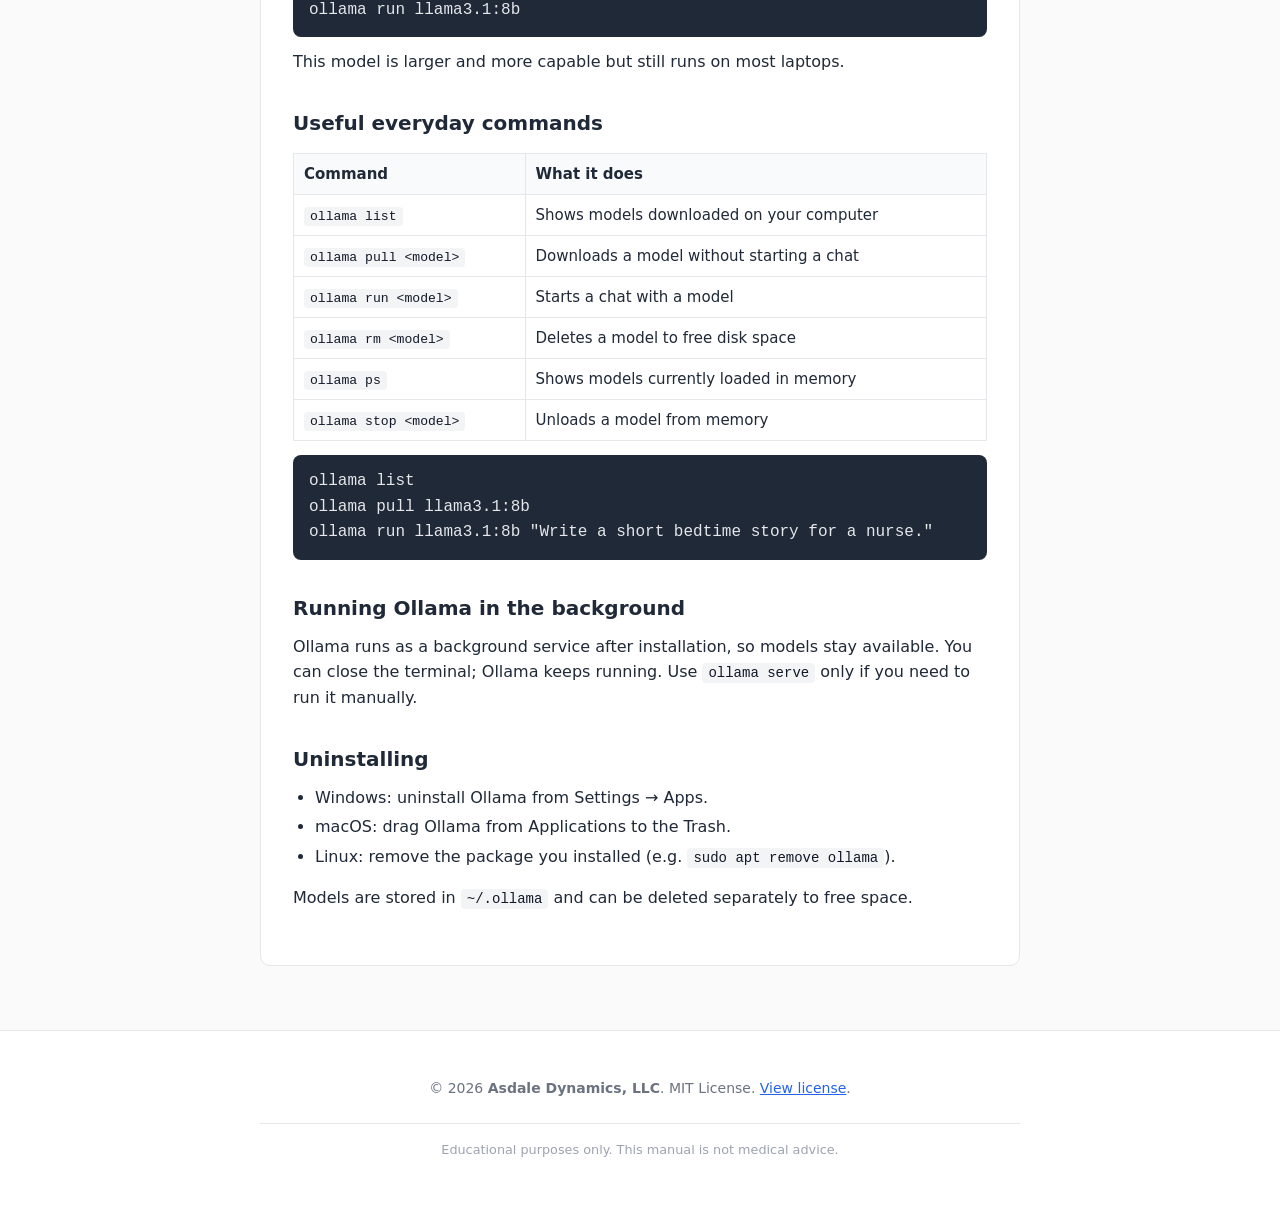
<file: site/ollama-setup.html>
<!DOCTYPE html>
<html lang="en">
<head>
<meta charset="utf-8">
<meta name="viewport" content="width=device-width, initial-scale=1">
<title>Ollama Setup — Running AI Locally vs. Cloud</title>
<link rel="stylesheet" href="style.css">
</head>
<body>
<header class="site-header">
  <div class="inner">
    <a href="index.html" class="site-brand">Asdale<span class="emph">Dynamics</span></a>
    <button class="nav-toggle" aria-expanded="false" aria-label="Open menu">&#9776;</button>
    <nav class="site-nav">
      <a href="index.html">Home</a>
      <a href="choosing-models.html">Choosing models</a>
      <a href="ram-vram-basics.html">RAM &amp; VRAM basics</a>
      <a href="ollama-setup.html">Ollama setup</a>
      <a href="lm-studio-setup.html">LM Studio setup</a>
      <a href="privacy-benefits.html">Privacy benefits</a>
      <a href="cost-comparison.html">Cost comparison</a>
      <a href="when-to-use-each.html">When to use each</a>
      <a href="glossary.html">Glossary</a>
    </nav>
  </div>
</header>
<div class="container">
  <nav class="mobile-menu">
    <a href="index.html">Home</a>
    <a href="choosing-models.html">Choosing models</a>
    <a href="ram-vram-basics.html">RAM &amp; VRAM basics</a>
    <a href="ollama-setup.html">Ollama setup</a>
    <a href="lm-studio-setup.html">LM Studio setup</a>
    <a href="privacy-benefits.html">Privacy benefits</a>
    <a href="cost-comparison.html">Cost comparison</a>
    <a href="when-to-use-each.html">When to use each</a>
    <a href="glossary.html">Glossary</a>
  </nav>

  <main>
    <h1>Ollama Setup</h1>
    <p>Ollama is a free, open-source tool that downloads and runs AI models on
    your computer. It works from the command line, needs no account, and needs
    no API key. This section walks you through installing it, running your
    first model, and a few everyday commands.</p>

    <h2>What Ollama does</h2>
    <ul>
      <li>Downloads models from its public library</li>
      <li>Runs them locally on your computer</li>
      <li>Keeps your conversations on your machine — nothing is sent to
      Ollama's servers when you chat with a local model</li>
    </ul>

    <h2>Step 1: Install Ollama</h2>
    <h3>Windows</h3>
    <ol>
      <li>Go to <a href="https://ollama.com">ollama.com</a> and click <strong>Download</strong>.</li>
      <li>Run the installer and follow the prompts.</li>
      <li>Open a new Command Prompt or PowerShell window and type <code>ollama</code>. If you see usage text, you're ready.</li>
    </ol>
    <h3>macOS</h3>
    <ol>
      <li>Go to <a href="https://ollama.com">ollama.com</a> and click <strong>Download</strong> (or in Terminal: <code>brew install ollama</code> if you use Homebrew).</li>
      <li>Follow the installer prompts.</li>
      <li>Open Terminal and type <code>ollama</code>.</li>
    </ol>
    <h3>Linux</h3>
    <ol>
      <li>Run the install script:</li>
    </ol>
    <pre><code>curl -fsSL https://ollama.com/install.sh | sh</code></pre>
    <ol start="2">
      <li>Start the service:</li>
    </ol>
    <pre><code>systemctl start ollama
systemctl enable ollama</code></pre>
    <ol start="3">
      <li>Type <code>ollama</code> in the terminal to verify.</li>
    </ol>

    <h2>Step 2: Run your first model</h2>
    <pre><code>ollama run llama3.2:3b</code></pre>
    <p>The first time, Ollama downloads the model (a few hundred megabytes to
    a few gigabytes depending on size). After that, it starts instantly.</p>
    <p>Type a message and press Enter. Type <code>/bye</code> to exit.</p>

    <h2>Step 3: Try a smarter model</h2>
    <p>If your computer has 8–16 GB of RAM:</p>
    <pre><code>ollama run llama3.1:8b</code></pre>
    <p>This model is larger and more capable but still runs on most laptops.</p>

    <h2>Useful everyday commands</h2>
    <table>
      <thead>
        <tr><th>Command</th><th>What it does</th></tr>
      </thead>
      <tbody>
        <tr><td><code>ollama list</code></td><td>Shows models downloaded on your computer</td></tr>
        <tr><td><code>ollama pull &lt;model&gt;</code></td><td>Downloads a model without starting a chat</td></tr>
        <tr><td><code>ollama run &lt;model&gt;</code></td><td>Starts a chat with a model</td></tr>
        <tr><td><code>ollama rm &lt;model&gt;</code></td><td>Deletes a model to free disk space</td></tr>
        <tr><td><code>ollama ps</code></td><td>Shows models currently loaded in memory</td></tr>
        <tr><td><code>ollama stop &lt;model&gt;</code></td><td>Unloads a model from memory</td></tr>
      </tbody>
    </table>
    <pre><code>ollama list
ollama pull llama3.1:8b
ollama run llama3.1:8b "Write a short bedtime story for a nurse."</code></pre>

    <h2>Running Ollama in the background</h2>
    <p>Ollama runs as a background service after installation, so models stay
    available. You can close the terminal; Ollama keeps running. Use
    <code>ollama serve</code> only if you need to run it manually.</p>

    <h2>Uninstalling</h2>
    <ul>
      <li>Windows: uninstall Ollama from Settings → Apps.</li>
      <li>macOS: drag Ollama from Applications to the Trash.</li>
      <li>Linux: remove the package you installed (e.g. <code>sudo apt remove ollama</code>).</li>
    </ul>
    <p>Models are stored in <code>~/.ollama</code> and can be deleted
    separately to free space.</p>
  </main>
</div>
<footer class="site-footer">
  <div class="inner">
    <p>&copy; 2026 <strong>Asdale Dynamics, LLC</strong>. MIT License.
    <a href="../LICENSE">View license</a>.</p>
    <p class="disclaimer">Educational purposes only. This manual is not
    medical advice.</p>
  </div>
</footer>
<script src="app.js"></script>
</body>
</html>
</file>
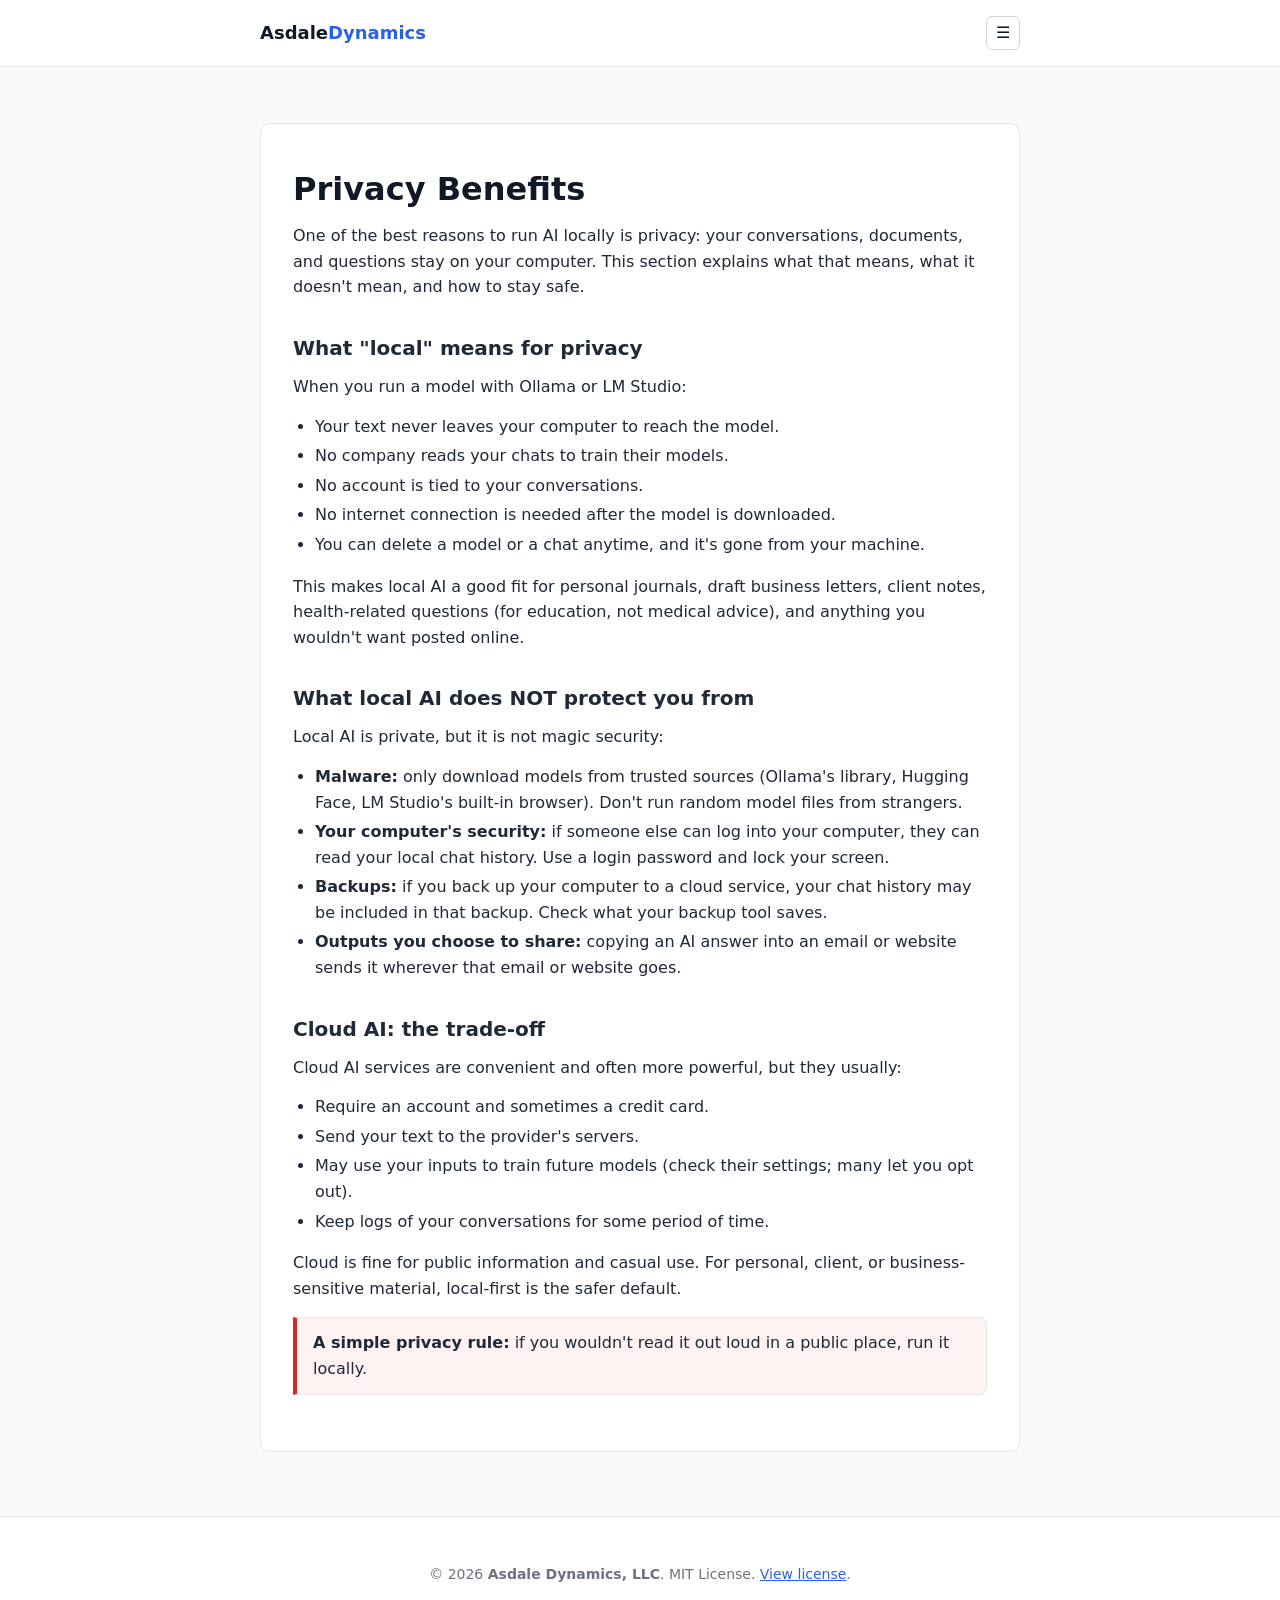
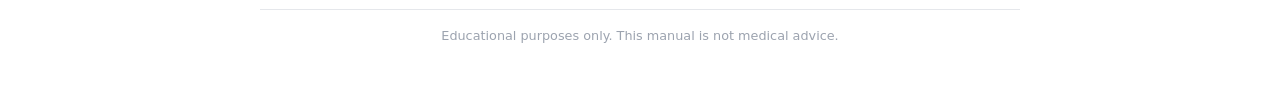
<file: site/privacy-benefits.html>
<!DOCTYPE html>
<html lang="en">
<head>
<meta charset="utf-8">
<meta name="viewport" content="width=device-width, initial-scale=1">
<title>Privacy Benefits — Running AI Locally vs. Cloud</title>
<link rel="stylesheet" href="style.css">
</head>
<body>
<header class="site-header">
  <div class="inner">
    <a href="index.html" class="site-brand">Asdale<span class="emph">Dynamics</span></a>
    <button class="nav-toggle" aria-expanded="false" aria-label="Open menu">&#9776;</button>
    <nav class="site-nav">
      <a href="index.html">Home</a>
      <a href="choosing-models.html">Choosing models</a>
      <a href="ram-vram-basics.html">RAM &amp; VRAM basics</a>
      <a href="ollama-setup.html">Ollama setup</a>
      <a href="lm-studio-setup.html">LM Studio setup</a>
      <a href="privacy-benefits.html">Privacy benefits</a>
      <a href="cost-comparison.html">Cost comparison</a>
      <a href="when-to-use-each.html">When to use each</a>
      <a href="glossary.html">Glossary</a>
    </nav>
  </div>
</header>
<div class="container">
  <nav class="mobile-menu">
    <a href="index.html">Home</a>
    <a href="choosing-models.html">Choosing models</a>
    <a href="ram-vram-basics.html">RAM &amp; VRAM basics</a>
    <a href="ollama-setup.html">Ollama setup</a>
    <a href="lm-studio-setup.html">LM Studio setup</a>
    <a href="privacy-benefits.html">Privacy benefits</a>
    <a href="cost-comparison.html">Cost comparison</a>
    <a href="when-to-use-each.html">When to use each</a>
    <a href="glossary.html">Glossary</a>
  </nav>

  <main>
    <h1>Privacy Benefits</h1>
    <p>One of the best reasons to run AI locally is privacy: your
    conversations, documents, and questions stay on your computer. This
    section explains what that means, what it doesn't mean, and how to stay
    safe.</p>

    <h2>What "local" means for privacy</h2>
    <p>When you run a model with Ollama or LM Studio:</p>
    <ul>
      <li>Your text never leaves your computer to reach the model.</li>
      <li>No company reads your chats to train their models.</li>
      <li>No account is tied to your conversations.</li>
      <li>No internet connection is needed after the model is downloaded.</li>
      <li>You can delete a model or a chat anytime, and it's gone from your machine.</li>
    </ul>
    <p>This makes local AI a good fit for personal journals, draft business
    letters, client notes, health-related questions (for education, not
    medical advice), and anything you wouldn't want posted online.</p>

    <h2>What local AI does NOT protect you from</h2>
    <p>Local AI is private, but it is not magic security:</p>
    <ul>
      <li><strong>Malware:</strong> only download models from trusted sources
      (Ollama's library, Hugging Face, LM Studio's built-in browser). Don't
      run random model files from strangers.</li>
      <li><strong>Your computer's security:</strong> if someone else can log
      into your computer, they can read your local chat history. Use a login
      password and lock your screen.</li>
      <li><strong>Backups:</strong> if you back up your computer to a cloud
      service, your chat history may be included in that backup. Check what
      your backup tool saves.</li>
      <li><strong>Outputs you choose to share:</strong> copying an AI answer
      into an email or website sends it wherever that email or website goes.</li>
    </ul>

    <h2>Cloud AI: the trade-off</h2>
    <p>Cloud AI services are convenient and often more powerful, but they
    usually:</p>
    <ul>
      <li>Require an account and sometimes a credit card.</li>
      <li>Send your text to the provider's servers.</li>
      <li>May use your inputs to train future models (check their settings;
      many let you opt out).</li>
      <li>Keep logs of your conversations for some period of time.</li>
    </ul>
    <p>Cloud is fine for public information and casual use. For personal,
    client, or business-sensitive material, local-first is the safer
    default.</p>

    <section class="card warn">
      <strong>A simple privacy rule:</strong> if you wouldn't read it out
      loud in a public place, run it locally.
    </section>
  </main>
</div>
<footer class="site-footer">
  <div class="inner">
    <p>&copy; 2026 <strong>Asdale Dynamics, LLC</strong>. MIT License.
    <a href="../LICENSE">View license</a>.</p>
    <p class="disclaimer">Educational purposes only. This manual is not
    medical advice.</p>
  </div>
</footer>
<script src="app.js"></script>
</body>
</html>
</file>
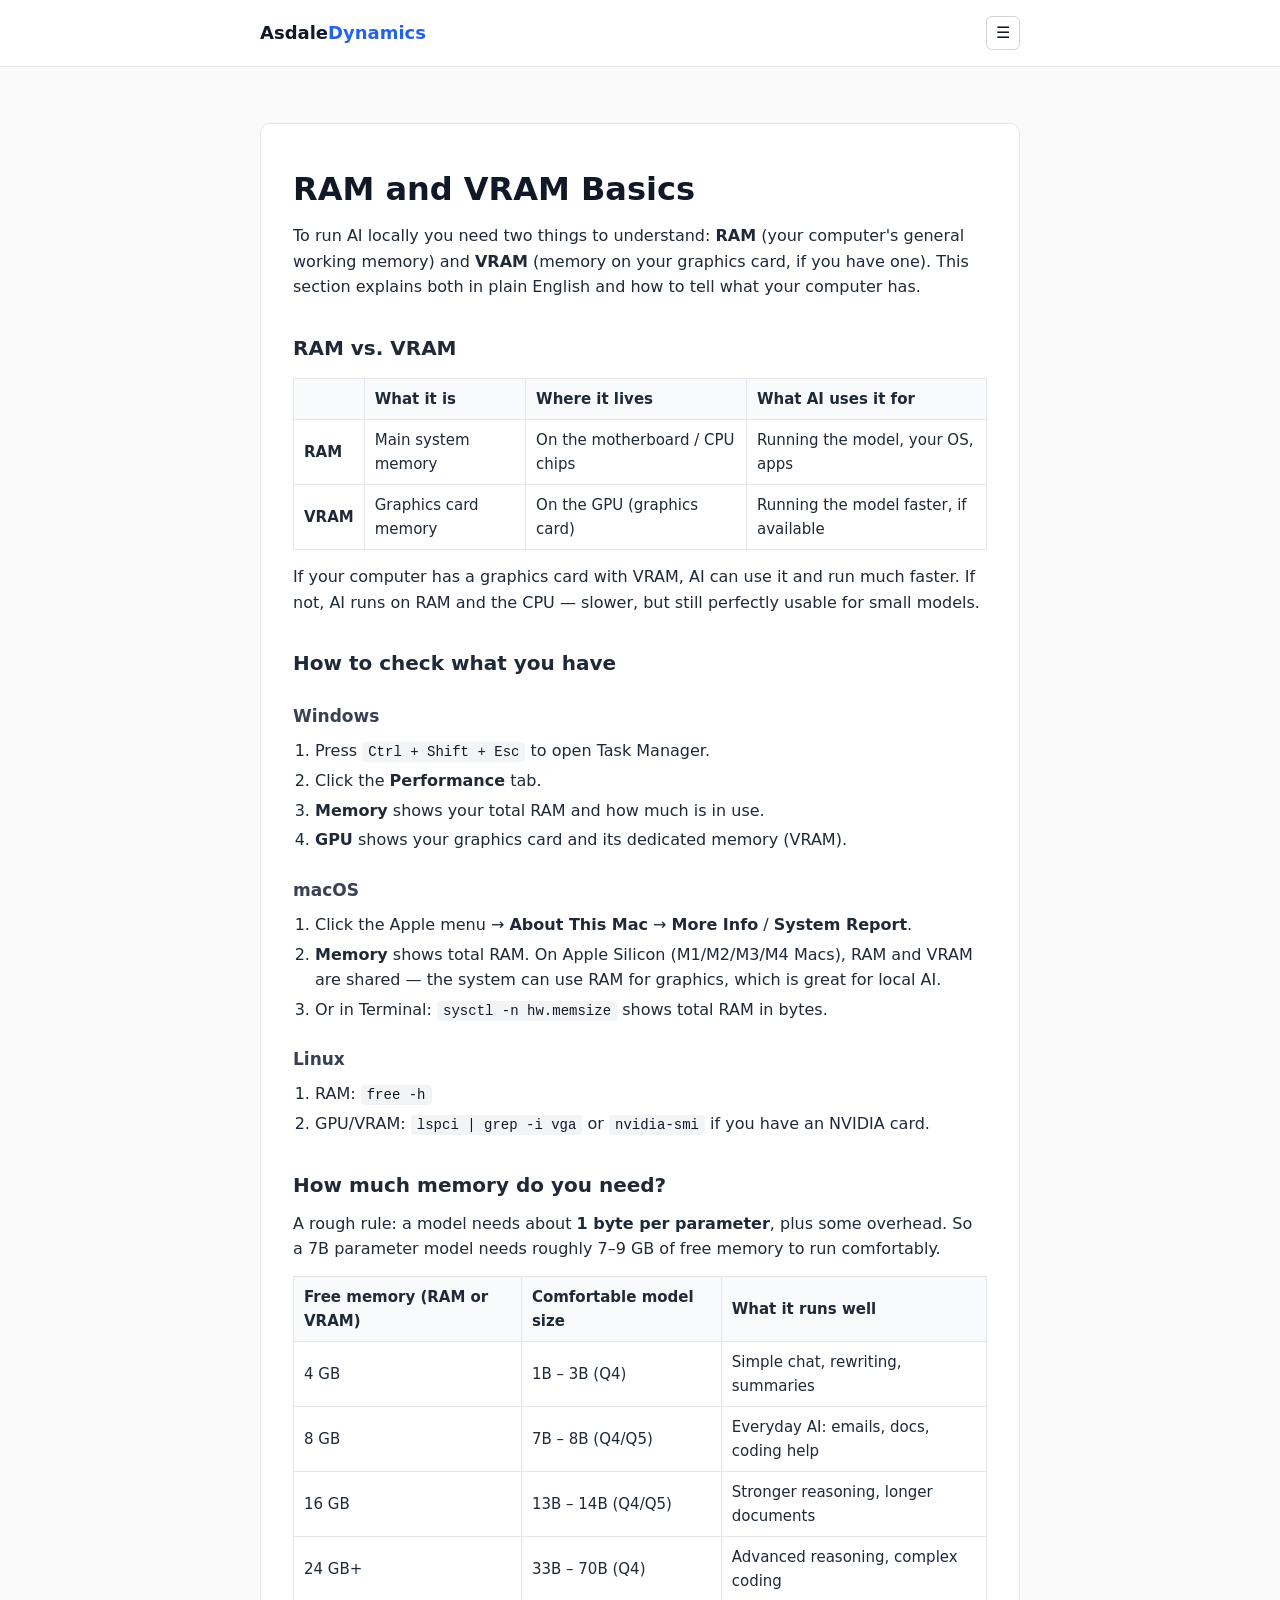
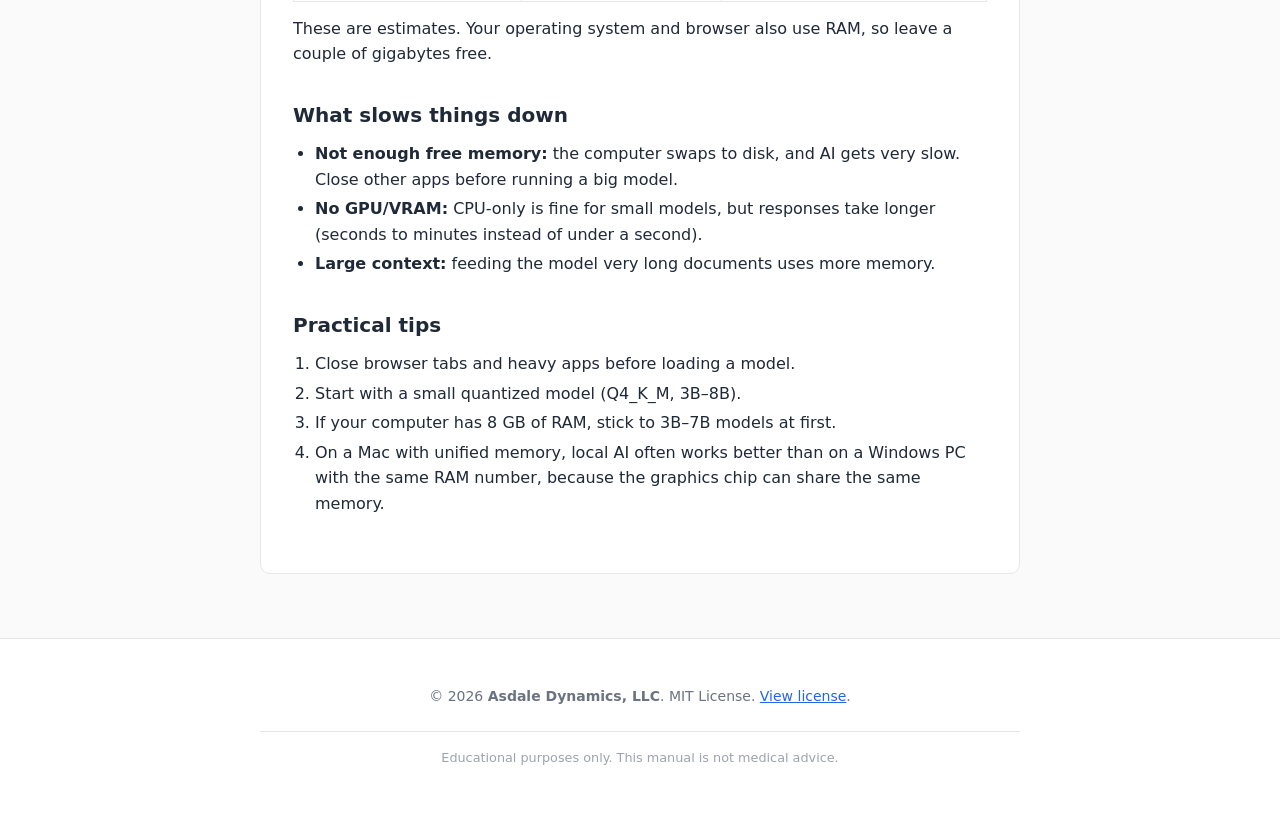
<file: site/ram-vram-basics.html>
<!DOCTYPE html>
<html lang="en">
<head>
<meta charset="utf-8">
<meta name="viewport" content="width=device-width, initial-scale=1">
<title>RAM &amp; VRAM Basics — Running AI Locally vs. Cloud</title>
<link rel="stylesheet" href="style.css">
</head>
<body>
<header class="site-header">
  <div class="inner">
    <a href="index.html" class="site-brand">Asdale<span class="emph">Dynamics</span></a>
    <button class="nav-toggle" aria-expanded="false" aria-label="Open menu">&#9776;</button>
    <nav class="site-nav">
      <a href="index.html">Home</a>
      <a href="choosing-models.html">Choosing models</a>
      <a href="ram-vram-basics.html">RAM &amp; VRAM basics</a>
      <a href="ollama-setup.html">Ollama setup</a>
      <a href="lm-studio-setup.html">LM Studio setup</a>
      <a href="privacy-benefits.html">Privacy benefits</a>
      <a href="cost-comparison.html">Cost comparison</a>
      <a href="when-to-use-each.html">When to use each</a>
      <a href="glossary.html">Glossary</a>
    </nav>
  </div>
</header>
<div class="container">
  <nav class="mobile-menu">
    <a href="index.html">Home</a>
    <a href="choosing-models.html">Choosing models</a>
    <a href="ram-vram-basics.html">RAM &amp; VRAM basics</a>
    <a href="ollama-setup.html">Ollama setup</a>
    <a href="lm-studio-setup.html">LM Studio setup</a>
    <a href="privacy-benefits.html">Privacy benefits</a>
    <a href="cost-comparison.html">Cost comparison</a>
    <a href="when-to-use-each.html">When to use each</a>
    <a href="glossary.html">Glossary</a>
  </nav>

  <main>
    <h1>RAM and VRAM Basics</h1>
    <p>To run AI locally you need two things to understand: <strong>RAM</strong>
    (your computer's general working memory) and <strong>VRAM</strong> (memory
    on your graphics card, if you have one). This section explains both in
    plain English and how to tell what your computer has.</p>

    <h2>RAM vs. VRAM</h2>
    <table>
      <thead>
        <tr><th></th><th>What it is</th><th>Where it lives</th><th>What AI uses it for</th></tr>
      </thead>
      <tbody>
        <tr><td><strong>RAM</strong></td><td>Main system memory</td><td>On the motherboard / CPU chips</td><td>Running the model, your OS, apps</td></tr>
        <tr><td><strong>VRAM</strong></td><td>Graphics card memory</td><td>On the GPU (graphics card)</td><td>Running the model faster, if available</td></tr>
      </tbody>
    </table>
    <p>If your computer has a graphics card with VRAM, AI can use it and run
    much faster. If not, AI runs on RAM and the CPU — slower, but still
    perfectly usable for small models.</p>

    <h2>How to check what you have</h2>
    <h3>Windows</h3>
    <ol>
      <li>Press <code>Ctrl + Shift + Esc</code> to open Task Manager.</li>
      <li>Click the <strong>Performance</strong> tab.</li>
      <li><strong>Memory</strong> shows your total RAM and how much is in use.</li>
      <li><strong>GPU</strong> shows your graphics card and its dedicated memory (VRAM).</li>
    </ol>
    <h3>macOS</h3>
    <ol>
      <li>Click the Apple menu → <strong>About This Mac</strong> → <strong>More Info</strong> / <strong>System Report</strong>.</li>
      <li><strong>Memory</strong> shows total RAM. On Apple Silicon (M1/M2/M3/M4 Macs), RAM and VRAM are shared — the system can use RAM for graphics, which is great for local AI.</li>
      <li>Or in Terminal: <code>sysctl -n hw.memsize</code> shows total RAM in bytes.</li>
    </ol>
    <h3>Linux</h3>
    <ol>
      <li>RAM: <code>free -h</code></li>
      <li>GPU/VRAM: <code>lspci | grep -i vga</code> or <code>nvidia-smi</code> if you have an NVIDIA card.</li>
    </ol>

    <h2>How much memory do you need?</h2>
    <p>A rough rule: a model needs about <strong>1 byte per parameter</strong>,
    plus some overhead. So a 7B parameter model needs roughly 7–9 GB of free
    memory to run comfortably.</p>
    <table>
      <thead>
        <tr><th>Free memory (RAM or VRAM)</th><th>Comfortable model size</th><th>What it runs well</th></tr>
      </thead>
      <tbody>
        <tr><td>4 GB</td><td>1B – 3B (Q4)</td><td>Simple chat, rewriting, summaries</td></tr>
        <tr><td>8 GB</td><td>7B – 8B (Q4/Q5)</td><td>Everyday AI: emails, docs, coding help</td></tr>
        <tr><td>16 GB</td><td>13B – 14B (Q4/Q5)</td><td>Stronger reasoning, longer documents</td></tr>
        <tr><td>24 GB+</td><td>33B – 70B (Q4)</td><td>Advanced reasoning, complex coding</td></tr>
      </tbody>
    </table>
    <p>These are estimates. Your operating system and browser also use RAM, so
    leave a couple of gigabytes free.</p>

    <h2>What slows things down</h2>
    <ul>
      <li><strong>Not enough free memory:</strong> the computer swaps to disk,
      and AI gets very slow. Close other apps before running a big model.</li>
      <li><strong>No GPU/VRAM:</strong> CPU-only is fine for small models, but
      responses take longer (seconds to minutes instead of under a second).</li>
      <li><strong>Large context:</strong> feeding the model very long
      documents uses more memory.</li>
    </ul>

    <h2>Practical tips</h2>
    <ol>
      <li>Close browser tabs and heavy apps before loading a model.</li>
      <li>Start with a small quantized model (Q4_K_M, 3B–8B).</li>
      <li>If your computer has 8 GB of RAM, stick to 3B–7B models at first.</li>
      <li>On a Mac with unified memory, local AI often works better than on a
      Windows PC with the same RAM number, because the graphics chip can
      share the same memory.</li>
    </ol>
  </main>
</div>
<footer class="site-footer">
  <div class="inner">
    <p>&copy; 2026 <strong>Asdale Dynamics, LLC</strong>. MIT License.
    <a href="../LICENSE">View license</a>.</p>
    <p class="disclaimer">Educational purposes only. This manual is not
    medical advice.</p>
  </div>
</footer>
<script src="app.js"></script>
</body>
</html>
</file>
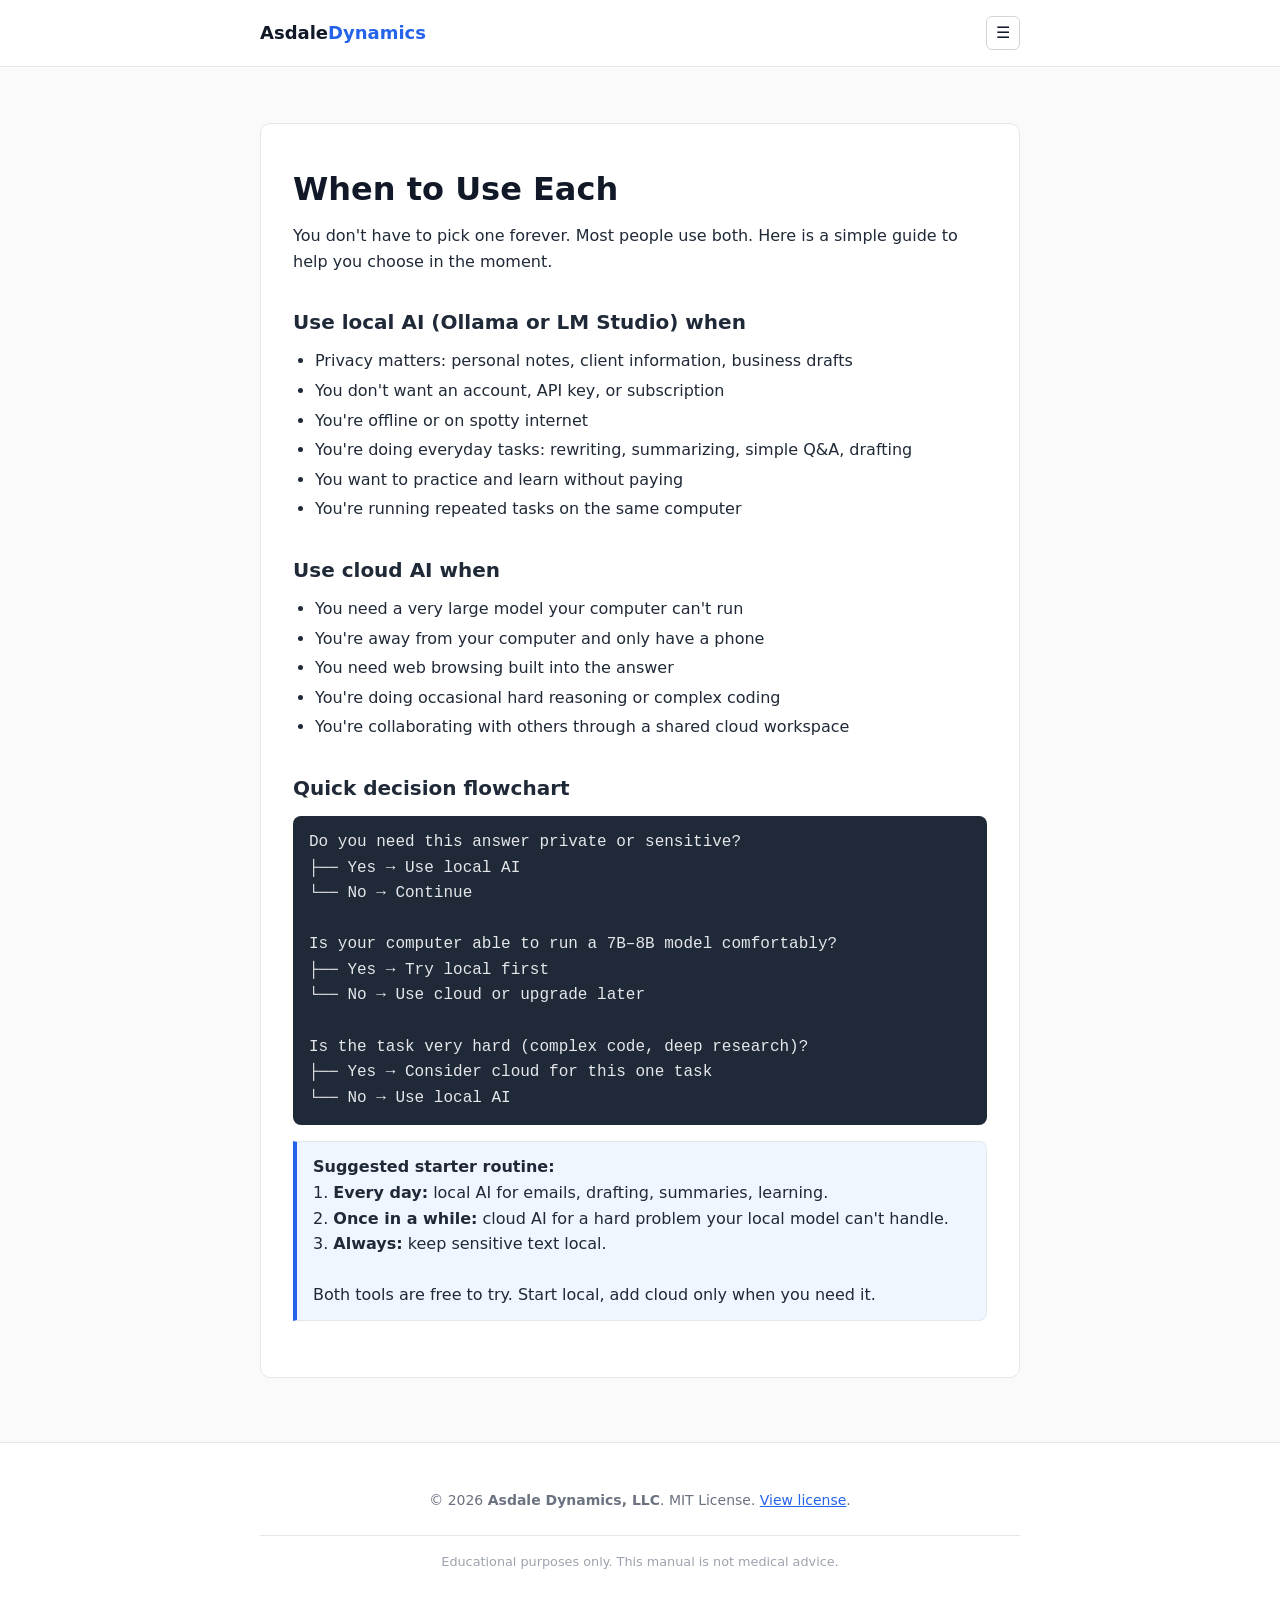
<file: site/when-to-use-each.html>
<!DOCTYPE html>
<html lang="en">
<head>
<meta charset="utf-8">
<meta name="viewport" content="width=device-width, initial-scale=1">
<title>When to Use Each — Running AI Locally vs. Cloud</title>
<link rel="stylesheet" href="style.css">
</head>
<body>
<header class="site-header">
  <div class="inner">
    <a href="index.html" class="site-brand">Asdale<span class="emph">Dynamics</span></a>
    <button class="nav-toggle" aria-expanded="false" aria-label="Open menu">&#9776;</button>
    <nav class="site-nav">
      <a href="index.html">Home</a>
      <a href="choosing-models.html">Choosing models</a>
      <a href="ram-vram-basics.html">RAM &amp; VRAM basics</a>
      <a href="ollama-setup.html">Ollama setup</a>
      <a href="lm-studio-setup.html">LM Studio setup</a>
      <a href="privacy-benefits.html">Privacy benefits</a>
      <a href="cost-comparison.html">Cost comparison</a>
      <a href="when-to-use-each.html">When to use each</a>
      <a href="glossary.html">Glossary</a>
    </nav>
  </div>
</header>
<div class="container">
  <nav class="mobile-menu">
    <a href="index.html">Home</a>
    <a href="choosing-models.html">Choosing models</a>
    <a href="ram-vram-basics.html">RAM &amp; VRAM basics</a>
    <a href="ollama-setup.html">Ollama setup</a>
    <a href="lm-studio-setup.html">LM Studio setup</a>
    <a href="privacy-benefits.html">Privacy benefits</a>
    <a href="cost-comparison.html">Cost comparison</a>
    <a href="when-to-use-each.html">When to use each</a>
    <a href="glossary.html">Glossary</a>
  </nav>

  <main>
    <h1>When to Use Each</h1>
    <p>You don't have to pick one forever. Most people use both. Here is a
    simple guide to help you choose in the moment.</p>

    <h2>Use local AI (Ollama or LM Studio) when</h2>
    <ul>
      <li>Privacy matters: personal notes, client information, business drafts</li>
      <li>You don't want an account, API key, or subscription</li>
      <li>You're offline or on spotty internet</li>
      <li>You're doing everyday tasks: rewriting, summarizing, simple Q&amp;A, drafting</li>
      <li>You want to practice and learn without paying</li>
      <li>You're running repeated tasks on the same computer</li>
    </ul>

    <h2>Use cloud AI when</h2>
    <ul>
      <li>You need a very large model your computer can't run</li>
      <li>You're away from your computer and only have a phone</li>
      <li>You need web browsing built into the answer</li>
      <li>You're doing occasional hard reasoning or complex coding</li>
      <li>You're collaborating with others through a shared cloud workspace</li>
    </ul>

    <h2>Quick decision flowchart</h2>
    <pre><code>Do you need this answer private or sensitive?
├── Yes → Use local AI
└── No → Continue

Is your computer able to run a 7B–8B model comfortably?
├── Yes → Try local first
└── No → Use cloud or upgrade later

Is the task very hard (complex code, deep research)?
├── Yes → Consider cloud for this one task
└── No → Use local AI</code></pre>

    <section class="card tip">
      <strong>Suggested starter routine:</strong><br>
      1. <strong>Every day:</strong> local AI for emails, drafting,
      summaries, learning.<br>
      2. <strong>Once in a while:</strong> cloud AI for a hard problem your
      local model can't handle.<br>
      3. <strong>Always:</strong> keep sensitive text local.<br><br>
      Both tools are free to try. Start local, add cloud only when you need it.
    </section>
  </main>
</div>
<footer class="site-footer">
  <div class="inner">
    <p>&copy; 2026 <strong>Asdale Dynamics, LLC</strong>. MIT License.
    <a href="../LICENSE">View license</a>.</p>
    <p class="disclaimer">Educational purposes only. This manual is not
    medical advice.</p>
  </div>
</footer>
<script src="app.js"></script>
</body>
</html>
</file>
<file: site/style.css>
/* Running AI Locally vs. Cloud — static site styles
   Asdale Dynamics, LLC — beginner-friendly AI education */

/* ---- Base ---- */
html {
  line-height: 1.6;
  scroll-behavior: smooth;
}
body {
  font-family: ui-sans-serif, system-ui, -apple-system, BlinkMacSystemFont,
    "Segoe UI", Roboto, Helvetica, Arial, sans-serif;
  color: #1f2937;
  background: #fafafa;
  margin: 0;
  padding: 0;
}

/* ---- Layout ---- */
.container {
  max-width: 760px;
  margin: 0 auto;
  padding: 24px 16px 64px;
}

/* ---- Header ---- */
.site-header {
  background: #ffffff;
  border-bottom: 1px solid #e5e7eb;
  position: sticky;
  top: 0;
  z-index: 30;
}
.site-header .inner {
  max-width: 760px;
  margin: 0 auto;
  padding: 14px 16px;
  display: flex;
  align-items: center;
  gap: 16px;
}
.site-brand {
  font-weight: 700;
  font-size: 1.125rem;
  color: #111827;
  text-decoration: none;
}
.site-brand .emph {
  color: #2563eb;
}
.site-nav {
  display: none;
  gap: 6px;
  margin-left: auto;
}
.site-nav a {
  padding: 6px 10px;
  font-size: 0.875rem;
  color: #4b5563;
  text-decoration: none;
  border-radius: 6px;
}
.site-nav a:hover {
  background: #f3f4f6;
  color: #111827;
}
.nav-toggle {
  display: inline-flex;
  align-items: center;
  justify-content: center;
  width: 34px;
  height: 34px;
  border: 1px solid #d1d5db;
  border-radius: 6px;
  background: #ffffff;
  color: #111827;
  font-size: 1rem;
  line-height: 1;
  cursor: pointer;
  margin-left: auto;
}
.nav-toggle:hover {
  background: #f3f4f6;
}

/* Mobile menu */
.mobile-menu {
  display: none;
  padding: 16px;
  border-bottom: 1px solid #e5e7eb;
  background: #ffffff;
}
.mobile-menu.open {
  display: block;
}
.mobile-menu a {
  display: block;
  padding: 10px 14px;
  font-size: 0.95rem;
  color: #111827;
  text-decoration: none;
  border-radius: 6px;
}
.mobile-menu a:hover {
  background: #eff6ff;
  color: #2563eb;
}

/* ---- Main ---- */
main {
  background: #ffffff;
  border: 1px solid #e5e7eb;
  border-radius: 10px;
  padding: 32px 24px;
  margin-top: 24px;
}
main h1 {
  font-size: 1.75rem;
  margin: 0 0 8px;
  color: #111827;
}
main h2 {
  font-size: 1.25rem;
  margin: 32px 0 10px;
  color: #1f2937;
}
main h3 {
  font-size: 1.0625rem;
  margin: 24px 0 8px;
  color: #374151;
}
main p {
  margin: 0 0 14px;
}
main a {
  color: #2563eb;
  text-decoration: underline;
}
main a:hover {
  color: #1d4ed8;
}
main ul, main ol {
  margin: 8px 0 16px;
  padding-left: 22px;
}
main li {
  margin: 4px 0;
}
main table {
  width: 100%;
  border-collapse: collapse;
  margin: 14px 0;
  font-size: 0.9375rem;
}
main th, main td {
  border: 1px solid #e5e7eb;
  padding: 8px 10px;
  text-align: left;
}
main th {
  background: #f9fafb;
  font-weight: 600;
}
main blockquote {
  border-left: 4px solid #2563eb;
  margin: 16px 0;
  padding: 10px 16px;
  background: #eff6ff;
  color: #1f2937;
}
main code {
  font-family: ui-monospace, SFMono-Regular, Menlo, Consolas, monospace;
  font-size: 0.875em;
  background: #f3f4f6;
  padding: 2px 6px;
  border-radius: 4px;
  color: #111827;
}
main pre {
  background: #1f2937;
  color: #e5e7eb;
  padding: 14px 16px;
  border-radius: 8px;
  overflow-x: auto;
  margin: 12px 0;
}
main pre code {
  background: transparent;
  padding: 0;
  color: inherit;
  font-size: inherit;
}
main hr {
  border: none;
  border-top: 1px solid #e5e7eb;
  margin: 32px 0;
}

/* ---- Hero (home page) ---- */
.hero {
  text-align: center;
  padding: 40px 16px;
  border-bottom: 1px solid #e5e7eb;
}
.hero h1 {
  font-size: 1.875rem;
  margin-bottom: 10px;
}
.hero p {
  font-size: 1.0625rem;
  color: #4b5563;
  margin-bottom: 22px;
  max-width: 600px;
  margin-left: auto;
  margin-right: auto;
}
.hero .cta {
  display: inline-flex;
  align-items: center;
  justify-content: center;
  background: #111827;
  color: #ffffff;
  padding: 12px 24px;
  border-radius: 8px;
  text-decoration: none;
  font-weight: 600;
  font-size: 1rem;
}
.hero .cta:hover {
  background: #374151;
}

/* ---- Guide grid (home page) ---- */
.guide-grid {
  display: grid;
  grid-template-columns: 1fr;
  gap: 12px;
  margin-top: 24px;
}
.guide-card {
  border: 1px solid #e5e7eb;
  border-radius: 10px;
  padding: 16px;
  text-decoration: none;
  color: inherit;
  background: #ffffff;
  display: flex;
  flex-direction: column;
  gap: 6px;
}
.guide-card:hover {
  border-color: #2563eb;
  background: #f9fafb;
}
.guide-card .number {
  font-size: 0.875rem;
  color: #6b7280;
}
.guide-card h3 {
  margin: 0;
  font-size: 1rem;
  color: #111827;
}
.guide-card p {
  margin: 0;
  font-size: 0.875rem;
  color: #4b5563;
}

/* ---- Footer ---- */
.site-footer {
  border-top: 1px solid #e5e7eb;
  background: #ffffff;
  padding: 32px 16px;
  font-size: 0.875rem;
  color: #6b7280;
  text-align: center;
}
.site-footer .inner {
  max-width: 760px;
  margin: 0 auto;
}
.site-footer a {
  color: #2563eb;
  text-decoration: underline;
}
.disclaimer {
  border-top: 1px solid #e5e7eb;
  margin-top: 24px;
  padding-top: 16px;
  font-size: 0.8rem;
  color: #9ca3af;
}

/* ---- Utilities ---- */
.card {
  background: #f9fafb;
  border: 1px solid #e5e7eb;
  border-radius: 8px;
  padding: 16px;
  margin: 16px 0;
}
.tip {
  background: #eff6ff;
  border-left: 4px solid #2563eb;
  padding: 12px 16px;
  margin: 16px 0;
  border-radius: 0 8px 8px 0;
}
.warn {
  background: #fef2f2;
  border-left: 4px solid #dc2626;
  padding: 12px 16px;
  margin: 16px 0;
  border-radius: 0 8px 8px 0;
}
.center {
  text-align: center;
}

/* ---- Responsive ---- */
@media (min-width: 600px) {
  main h1 { font-size: 2rem; }
  .hero h1 { font-size: 2.25rem; }
  .guide-grid { grid-template-columns: repeat(2, 1fr); }
  main { padding: 40px 32px; margin-top: 32px; }
  .site-header .inner { padding: 16px 24px; }
}
</file>
